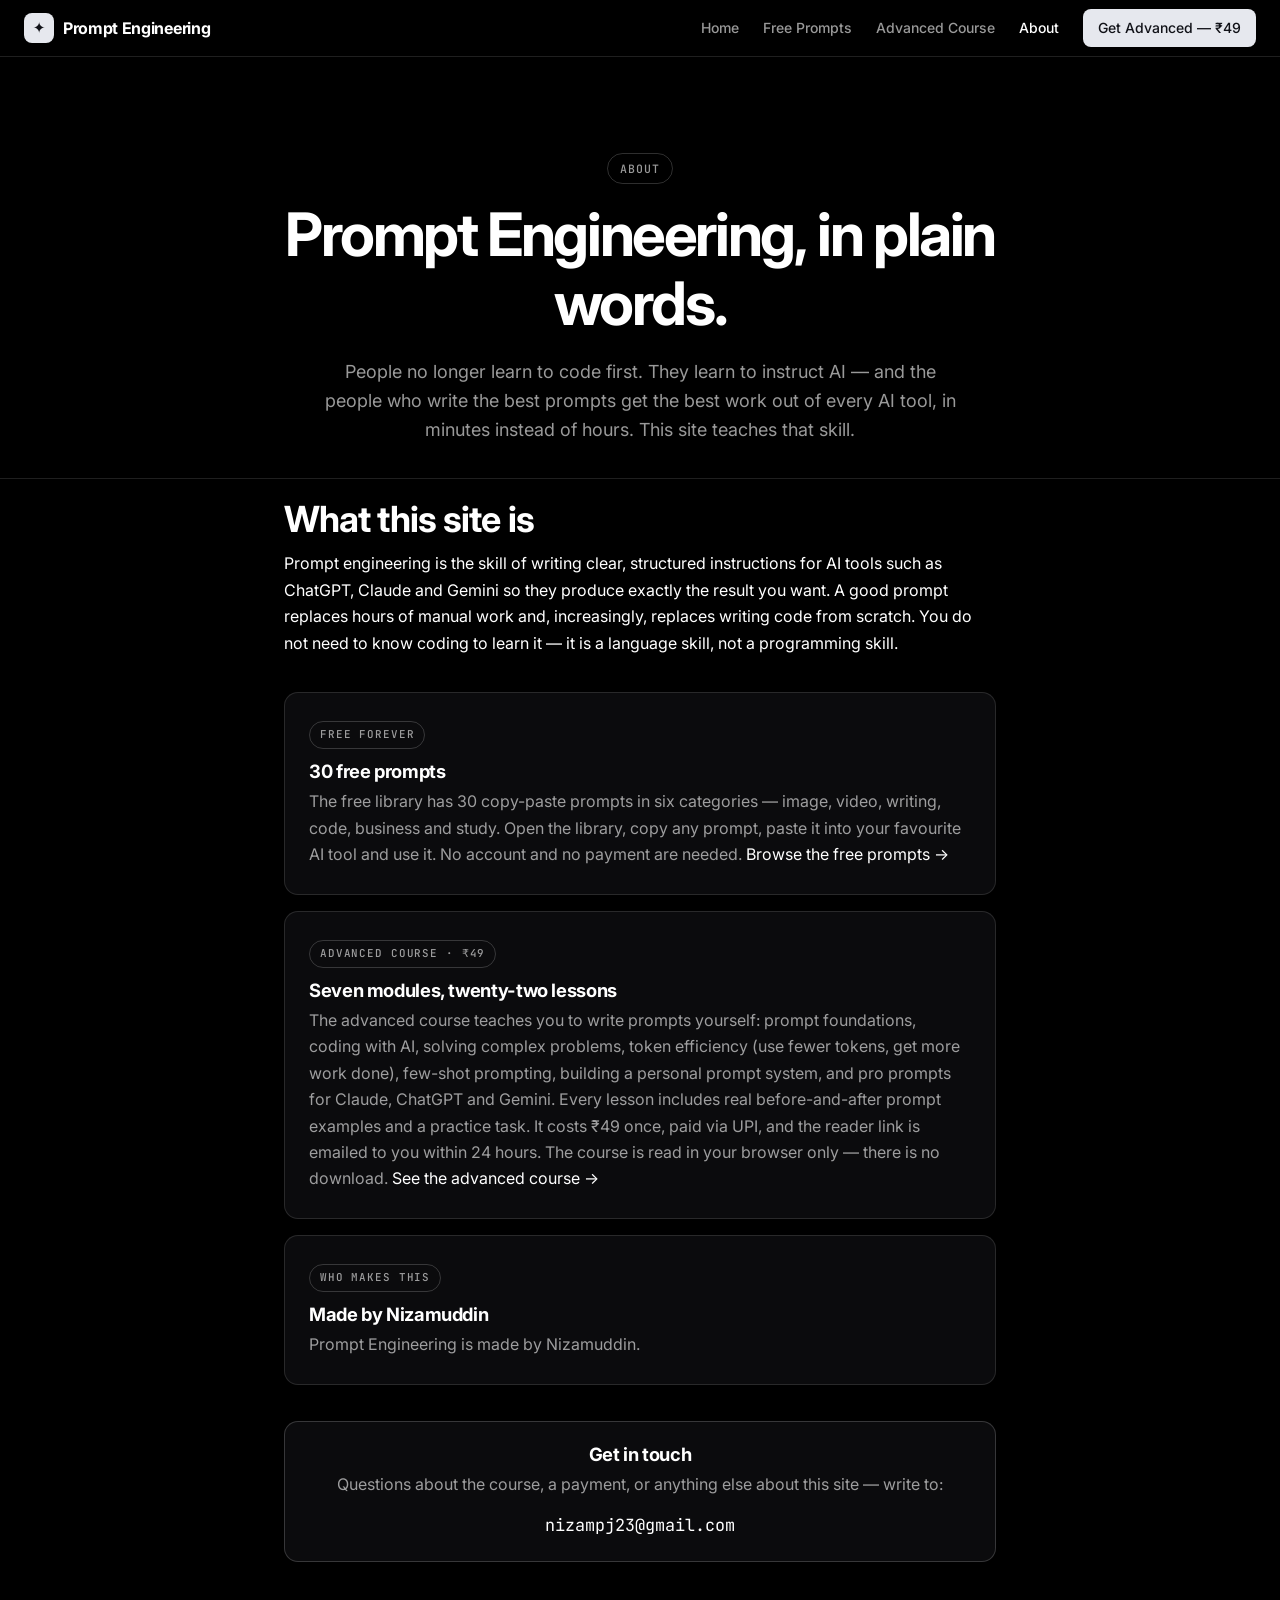
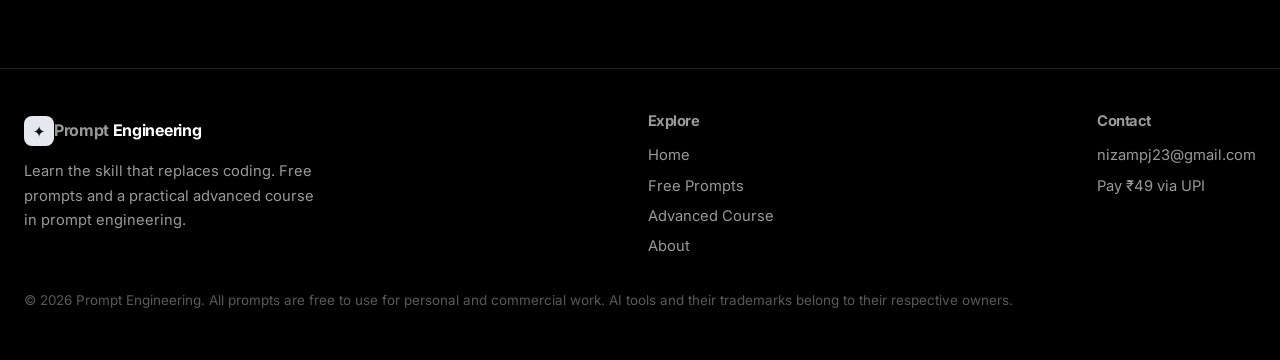
<file: about.html>
<!DOCTYPE html>
<html lang="en">
<head>
<meta charset="UTF-8">
<meta name="viewport" content="width=device-width, initial-scale=1.0">
<title>About — Prompt Engineering</title>
<meta name="description" content="About Prompt Engineering: a practical course that teaches prompt engineering — 30 free copy-paste prompts and a 7-module advanced course for ₹49. Made by Nizamuddin.">
<meta name="author" content="Nizamuddin">
<meta name="robots" content="index, follow">
<link rel="canonical" href="https://avigyani.com/Prompt-engineering/about.html">
<meta property="og:type" content="website">
<meta property="og:title" content="About — Prompt Engineering">
<meta property="og:description" content="What Prompt Engineering is, what the free prompts and the ₹49 advanced course include, and how to get in touch.">
<meta property="og:url" content="https://avigyani.com/Prompt-engineering/about.html">
<meta property="og:site_name" content="Prompt Engineering">
<meta name="twitter:card" content="summary">
<meta name="twitter:title" content="About — Prompt Engineering">
<meta name="twitter:description" content="What Prompt Engineering is, what the free prompts and the ₹49 advanced course include, and how to get in touch.">
<link rel="preconnect" href="https://fonts.googleapis.com">
<link rel="preconnect" href="https://fonts.gstatic.com" crossorigin>
<link href="https://fonts.googleapis.com/css2?family=Inter:wght@400;500;600;700;800&family=JetBrains+Mono:wght@400;500;600&display=swap" rel="stylesheet">
<link rel="stylesheet" href="style.css">
<link rel="icon" href="data:image/svg+xml,<svg xmlns='http://www.w3.org/2000/svg' viewBox='0 0 100 100'><rect width='100' height='100' rx='22' fill='%23ffffff'/><text x='50' y='68' font-size='52' text-anchor='middle' fill='%23000000' font-family='sans-serif' font-weight='bold'>P</text></svg>">
<script type="application/ld+json">
{
  "@context": "https://schema.org",
  "@type": "AboutPage",
  "name": "About — Prompt Engineering",
  "url": "https://avigyani.com/Prompt-engineering/about.html",
  "description": "About Prompt Engineering: a practical course that teaches prompt engineering — 30 free copy-paste prompts and a 7-module advanced course for ₹49.",
  "inLanguage": "en",
  "author": { "@type": "Person", "name": "Nizamuddin" }
}
</script>
</head>
<body>

<nav class="nav">
  <div class="wrap nav-inner">
    <a class="logo" href="index.html"><span class="logo-mark">✦</span><span>Prompt <em>Engineering</em></span></a>
    <div class="nav-links">
      <a href="index.html">Home</a>
      <a href="free-prompts.html">Free Prompts</a>
      <a href="advanced.html">Advanced Course</a>
      <a href="about.html" class="active">About</a>
      <a href="advanced.html" class="btn btn-grad btn-sm nav-cta">Get Advanced — ₹49</a>
    </div>
  </div>
</nav>

<header class="hero wrap" style="padding-bottom: 20px;">
  <span class="eyebrow">About</span>
  <h1>Prompt Engineering, in plain words.</h1>
  <p class="lead">People no longer learn to code first. They learn to instruct AI — and the people who write the best prompts get the best work out of every AI tool, in minutes instead of hours. This site teaches that skill.</p>
</header>

<section style="padding-top: 20px;">
  <div class="wrap" style="max-width: 760px;">
    <div class="reveal">
      <h2>What this site is</h2>
      <p>Prompt engineering is the skill of writing clear, structured instructions for AI tools such as ChatGPT, Claude and Gemini so they produce exactly the result you want. A good prompt replaces hours of manual work and, increasingly, replaces writing code from scratch. You do not need to know coding to learn it — it is a language skill, not a programming skill.</p>
    </div>

    <div class="card reveal" style="margin-top: 36px;">
      <span class="tag">Free forever</span>
      <h3>30 free prompts</h3>
      <p>The free library has 30 copy-paste prompts in six categories — image, video, writing, code, business and study. Open the library, copy any prompt, paste it into your favourite AI tool and use it. No account and no payment are needed. <a href="free-prompts.html">Browse the free prompts →</a></p>
    </div>

    <div class="card reveal" style="margin-top: 16px;">
      <span class="tag">Advanced course · ₹49</span>
      <h3>Seven modules, twenty-two lessons</h3>
      <p>The advanced course teaches you to write prompts yourself: prompt foundations, coding with AI, solving complex problems, token efficiency (use fewer tokens, get more work done), few-shot prompting, building a personal prompt system, and pro prompts for Claude, ChatGPT and Gemini. Every lesson includes real before-and-after prompt examples and a practice task. It costs ₹49 once, paid via UPI, and the reader link is emailed to you within 24 hours. The course is read in your browser only — there is no download. <a href="advanced.html">See the advanced course →</a></p>
    </div>

    <div class="card reveal" style="margin-top: 16px;">
      <span class="tag">Who makes this</span>
      <h3>Made by Nizamuddin</h3>
      <p>Prompt Engineering is made by Nizamuddin.</p>
    </div>

    <div class="callout reveal" style="margin-top: 36px; text-align: center;">
      <h3 style="margin-bottom: 6px;">Get in touch</h3>
      <p style="color: var(--muted);">Questions about the course, a payment, or anything else about this site — write to:</p>
      <p style="margin-bottom: 0;"><a href="mailto:nizampj23@gmail.com" style="font-family: var(--mono); font-size: 1.05rem;">nizampj23@gmail.com</a></p>
    </div>
  </div>
</section>

<footer>
  <div class="wrap">
    <div class="foot-grid">
      <div>
        <a class="logo" href="index.html" style="margin-bottom:10px;"><span class="logo-mark">✦</span><span>Prompt <em>Engineering</em></span></a>
        <p style="max-width:300px;">Learn the skill that replaces coding. Free prompts and a practical advanced course in prompt engineering.</p>
      </div>
      <div>
        <h4 style="margin-bottom:10px;">Explore</h4>
        <a href="index.html">Home</a>
        <a href="free-prompts.html">Free Prompts</a>
        <a href="advanced.html">Advanced Course</a>
        <a href="about.html">About</a>
      </div>
      <div>
        <h4 style="margin-bottom:10px;">Contact</h4>
        <a href="mailto:nizampj23@gmail.com">nizampj23@gmail.com</a>
        <a href="advanced.html">Pay ₹49 via UPI</a>
      </div>
    </div>
    <p class="foot-note">© 2026 Prompt Engineering. All prompts are free to use for personal and commercial work. AI tools and their trademarks belong to their respective owners.</p>
  </div>
</footer>

<script src="main.js"></script>
<!-- Cloudflare Web Analytics --><script type='module' src='https://static.cloudflareinsights.com/beacon.min.js' data-cf-beacon='{"token": "2b2821f9a88e46babf6dc936bd78f0c9"}'></script><!-- End Cloudflare Web Analytics -->
</body>
</html>
</file>
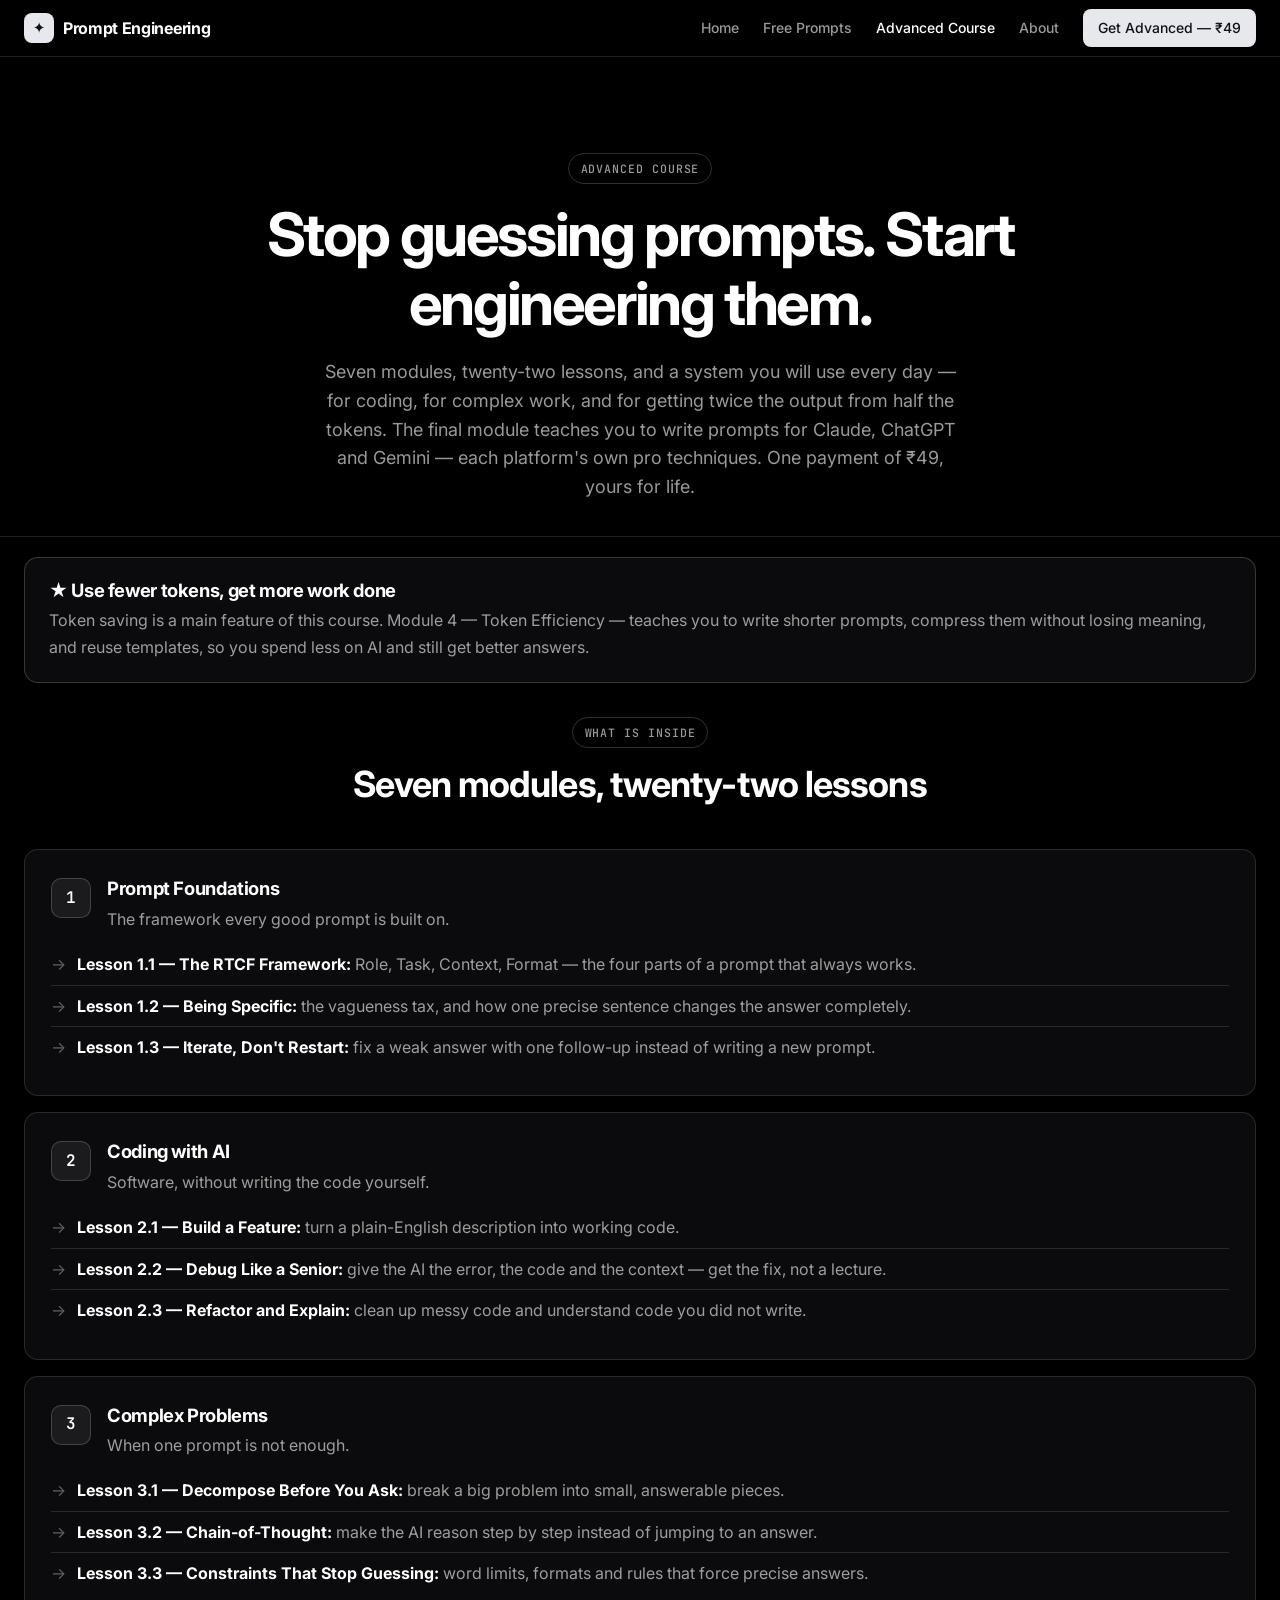
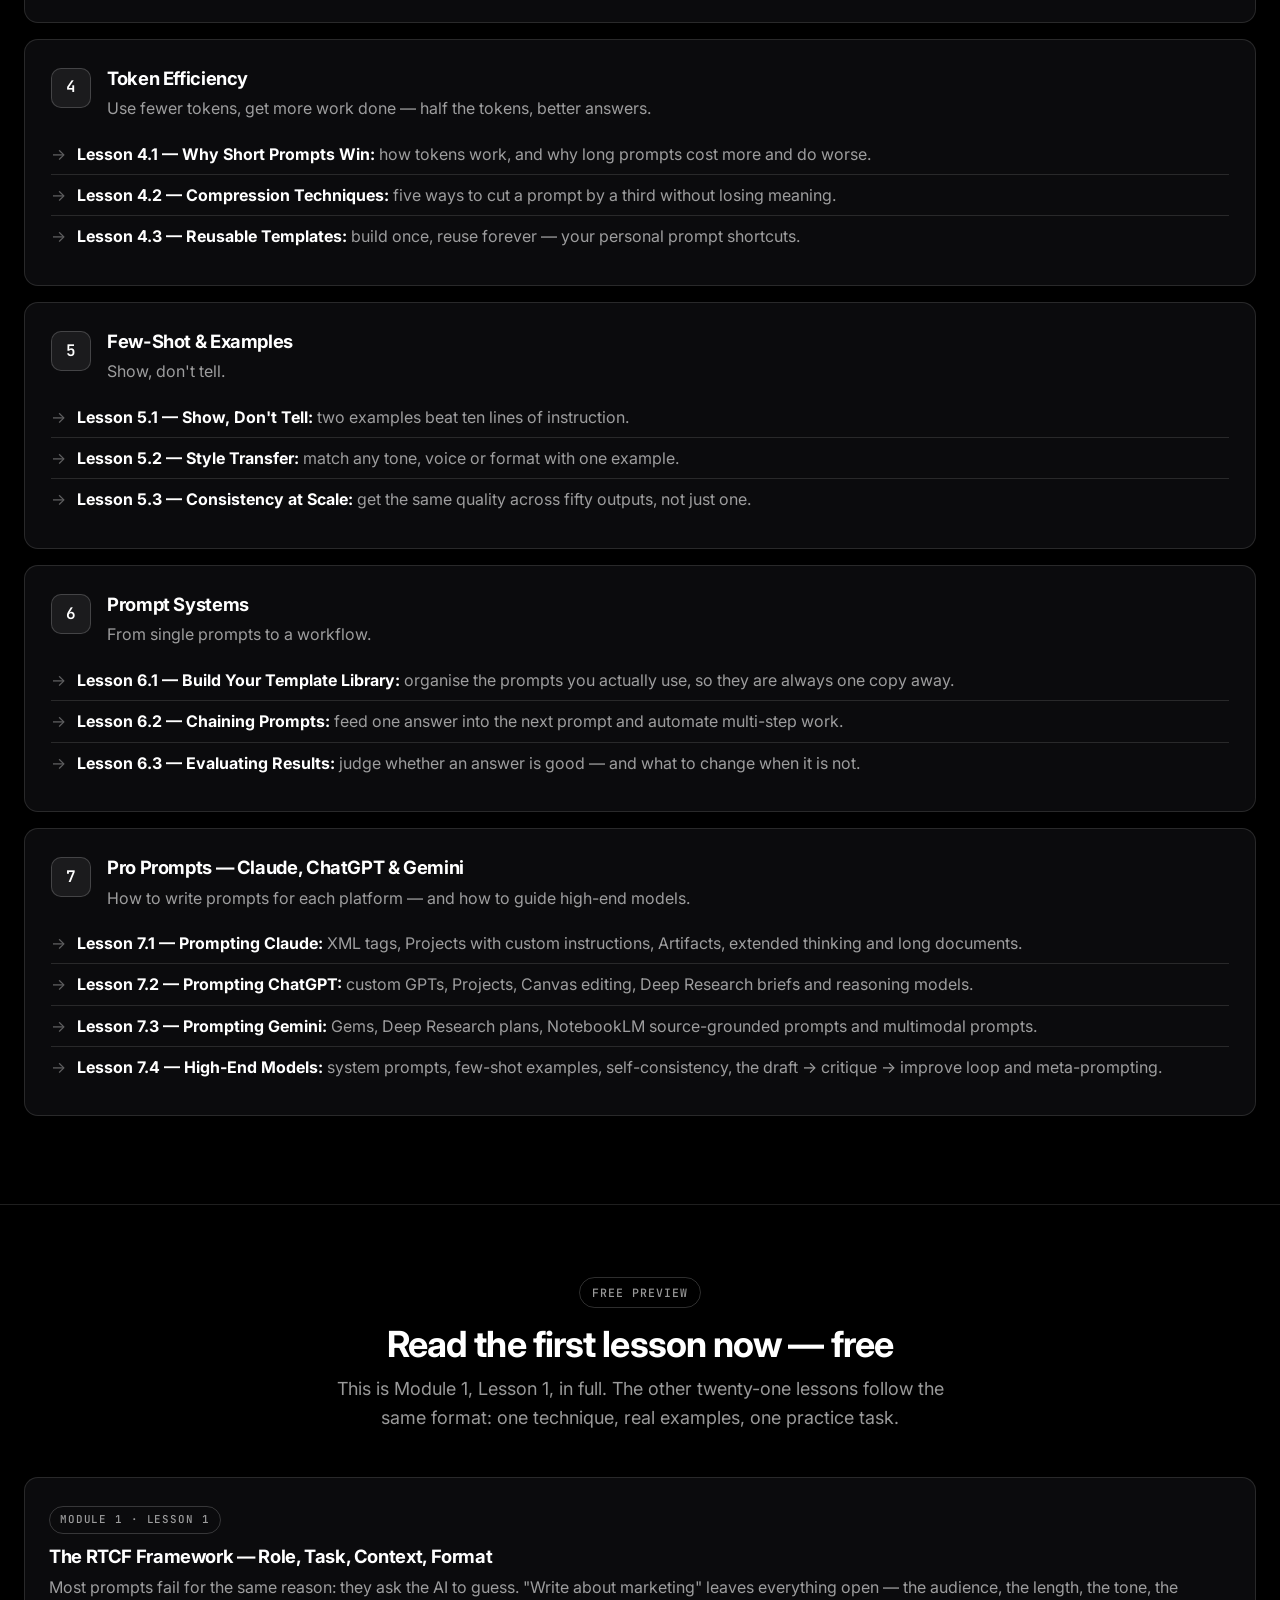
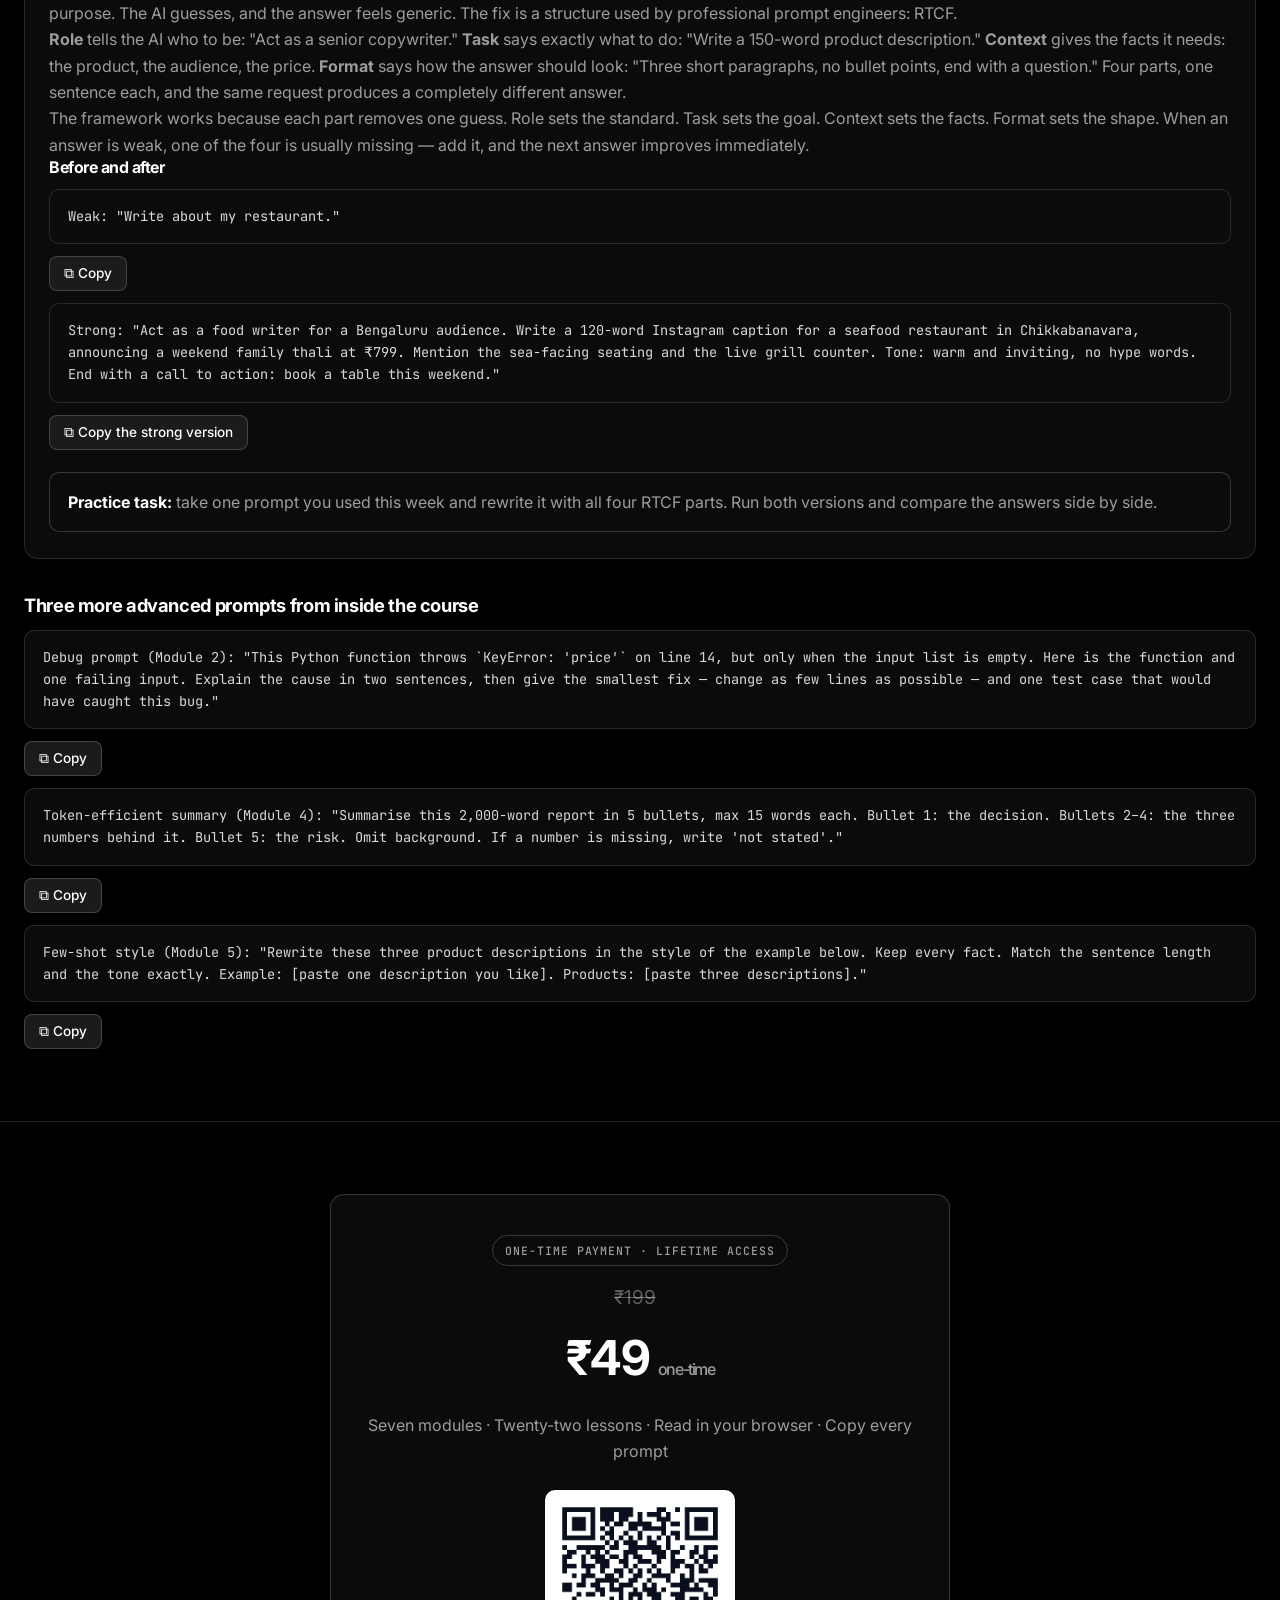
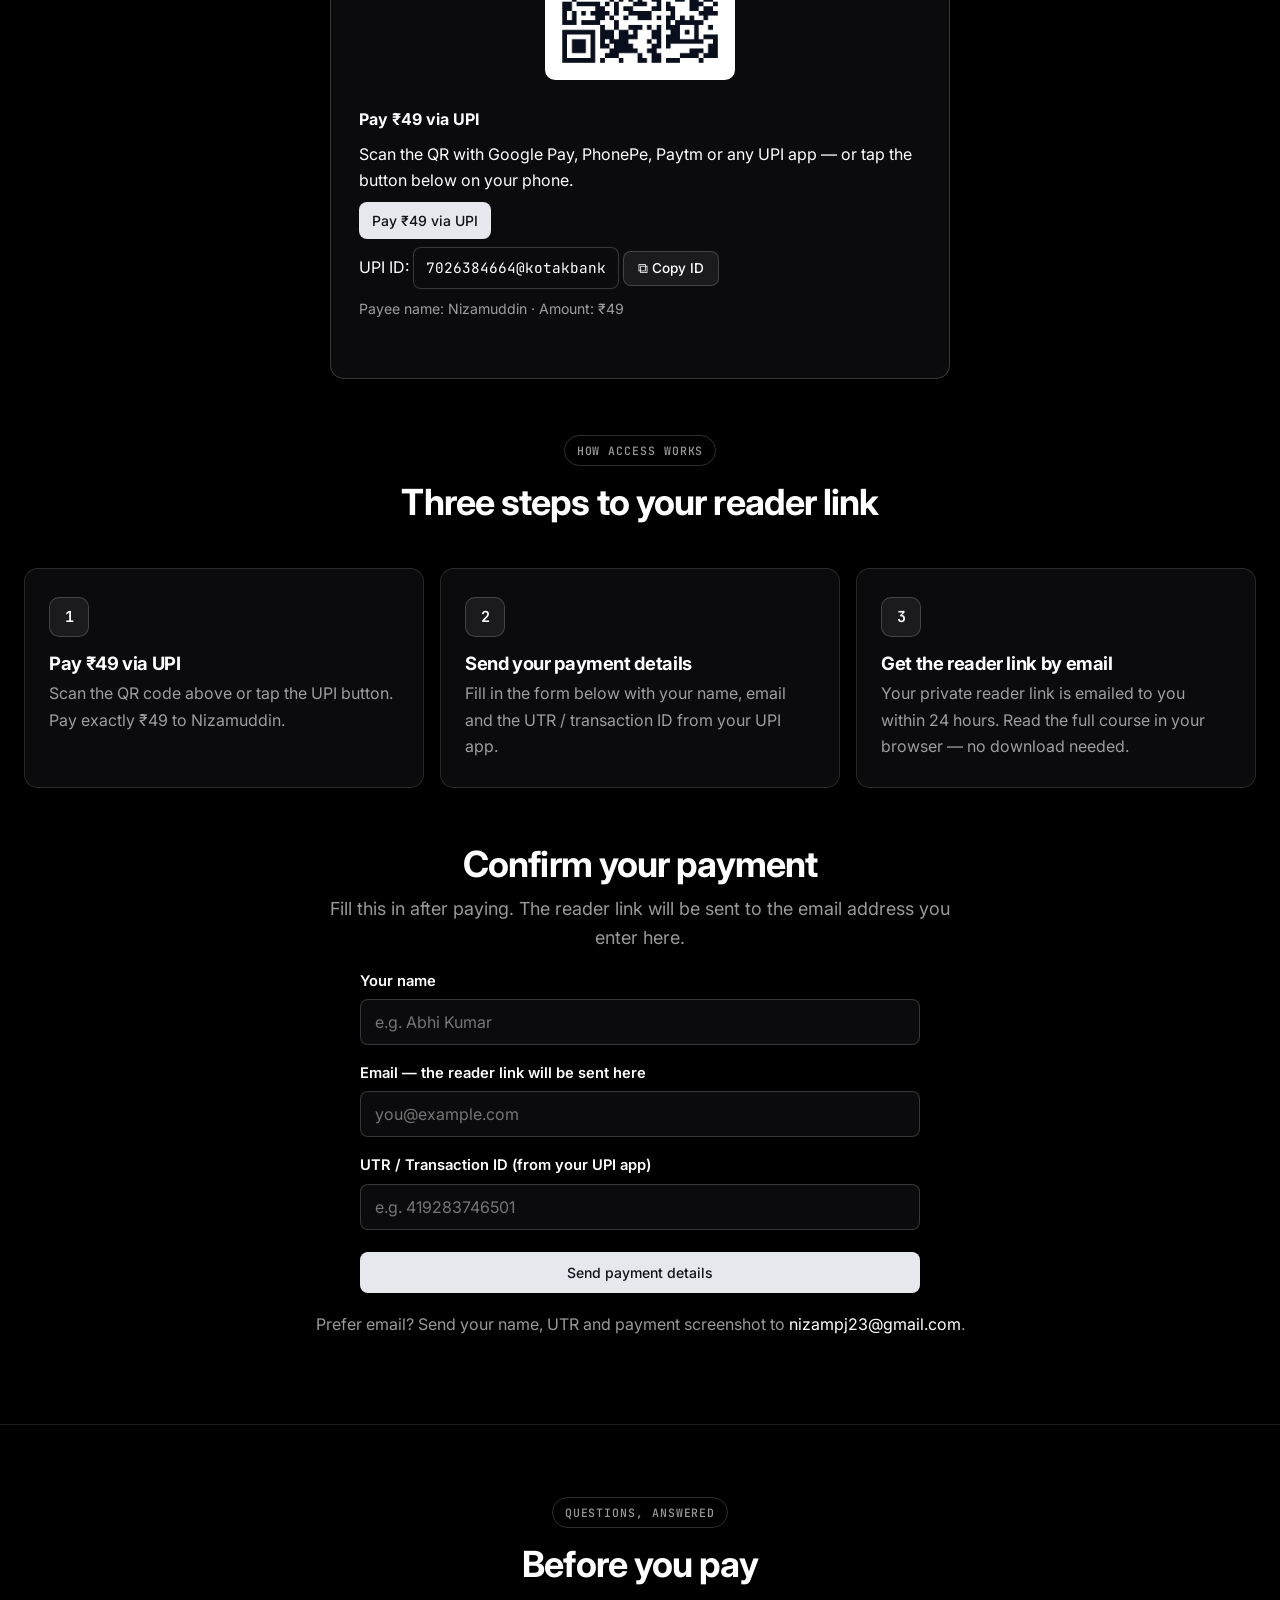
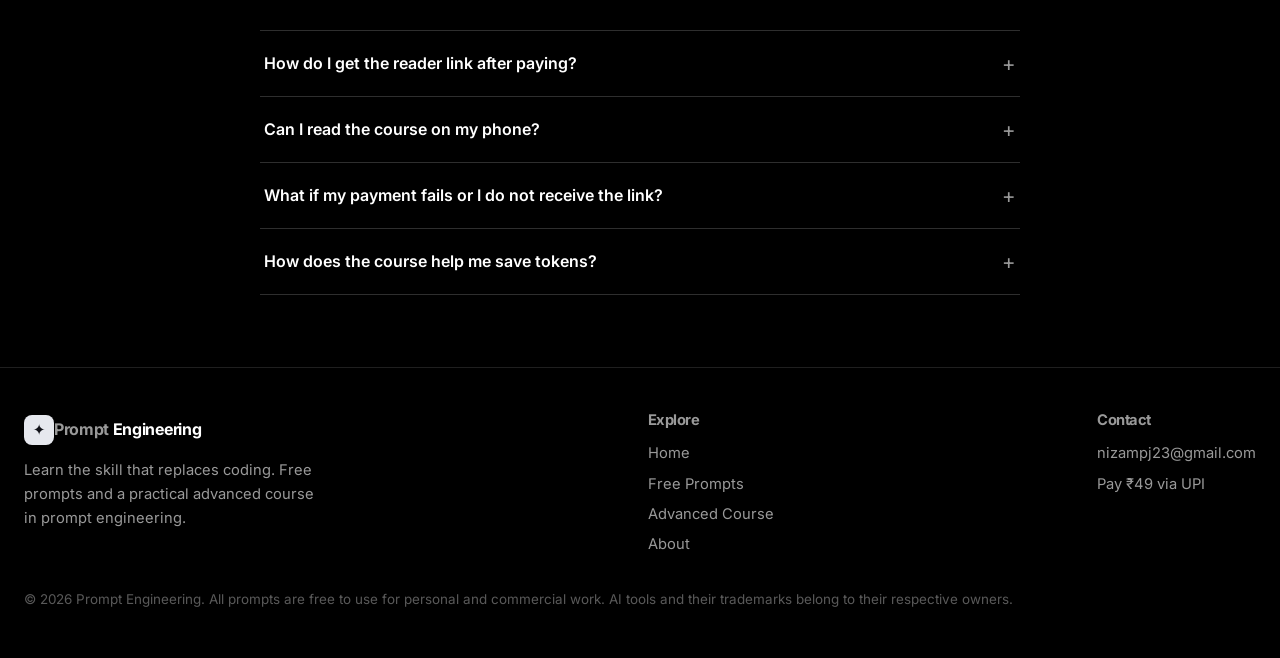
<file: advanced.html>
<!DOCTYPE html>
<html lang="en">
<head>
<meta charset="UTF-8">
<meta name="viewport" content="width=device-width, initial-scale=1.0">
<title>Advanced Prompt Engineering Course — 7 Modules, 22 Lessons | ₹49 | Prompt Engineering</title>
<meta name="description" content="The advanced prompt engineering course: 7 modules and 22 lessons on coding with AI, complex problems, token efficiency, few-shot prompting, prompt systems and pro prompts for Claude, ChatGPT and Gemini. One-time payment of ₹49 via UPI. Read in your browser.">
<meta name="robots" content="index, follow">
<link rel="canonical" href="https://avigyani.com/Prompt-engineering/advanced.html">
<meta property="og:type" content="website">
<meta property="og:title" content="Advanced Prompt Engineering Course — ₹49 | Prompt Engineering">
<meta property="og:description" content="7 modules, 22 lessons: coding with AI, complex problems, token efficiency, few-shot prompting, prompt systems and pro prompts for Claude, ChatGPT and Gemini. Pay ₹49 via UPI.">
<meta property="og:url" content="https://avigyani.com/Prompt-engineering/advanced.html">
<meta property="og:site_name" content="Prompt Engineering">
<meta name="twitter:card" content="summary_large_image">
<meta name="twitter:title" content="Advanced Prompt Engineering Course — ₹49 | Prompt Engineering">
<meta name="twitter:description" content="7 modules, 22 lessons: coding with AI, complex problems, token efficiency, few-shot prompting, prompt systems and pro prompts for Claude, ChatGPT and Gemini. Pay ₹49 via UPI.">
<link rel="preconnect" href="https://fonts.googleapis.com">
<link rel="preconnect" href="https://fonts.gstatic.com" crossorigin>
<link href="https://fonts.googleapis.com/css2?family=Inter:wght@400;500;600;700;800&family=JetBrains+Mono:wght@400;500;600&display=swap" rel="stylesheet">
<link rel="stylesheet" href="style.css">
<link rel="icon" href="data:image/svg+xml,<svg xmlns='http://www.w3.org/2000/svg' viewBox='0 0 100 100'><rect width='100' height='100' rx='22' fill='%23ffffff'/><text x='50' y='68' font-size='52' text-anchor='middle' fill='%23000000' font-family='sans-serif' font-weight='bold'>P</text></svg>">
<script type="application/ld+json">
{
  "@context": "https://schema.org",
  "@type": "Course",
  "name": "Advanced Prompt Engineering Course",
  "description": "Seven modules and twenty-two lessons on prompt engineering: coding with AI, solving complex problems, token efficiency, few-shot prompting, building a personal prompt system, and pro prompts for Claude, ChatGPT and Gemini.",
  "provider": {
    "@type": "Person",
    "name": "Nizamuddin",
    "sameAs": "https://avigyani.com/Prompt-engineering/"
  },
  "inLanguage": "en",
  "isAccessibleForFree": false,
  "hasCourseInstance": {
    "@type": "CourseInstance",
    "courseMode": "online",
    "courseWorkload": "PT7H"
  },
  "offers": {
    "@type": "Offer",
    "price": "49",
    "priceCurrency": "INR",
    "availability": "https://schema.org/InStock",
    "url": "https://avigyani.com/Prompt-engineering/advanced.html"
  }
}
</script>
</head>
<body>

<nav class="nav">
  <div class="wrap nav-inner">
    <a class="logo" href="index.html"><span class="logo-mark">✦</span><span>Prompt <em>Engineering</em></span></a>
    <div class="nav-links">
      <a href="index.html">Home</a>
      <a href="free-prompts.html">Free Prompts</a>
      <a href="advanced.html" class="active">Advanced Course</a>
      <a href="about.html">About</a>
      <a href="#pay" class="btn btn-grad btn-sm nav-cta">Get Advanced — ₹49</a>
    </div>
  </div>
</nav>

<header class="hero wrap" style="padding-bottom: 20px;">
  <span class="eyebrow">Advanced Course</span>
  <h1>Stop guessing prompts. <span class="grad-text">Start engineering them.</span></h1>
  <p class="lead">Seven modules, twenty-two lessons, and a system you will use every day — for coding, for complex work, and for getting twice the output from half the tokens. The final module teaches you to write prompts for Claude, ChatGPT and Gemini — each platform's own pro techniques. One payment of ₹49, yours for life.</p>
</header>

<section style="padding-top: 20px;">
  <div class="wrap">
    <div class="reveal callout">
      <h3 style="margin-bottom: 6px;">★ Use fewer tokens, get more work done</h3>
      <p style="color: var(--muted); margin-bottom: 0;">Token saving is a main feature of this course. Module 4 — Token Efficiency — teaches you to write shorter prompts, compress them without losing meaning, and reuse templates, so you spend less on AI and still get better answers.</p>
    </div>
    <div class="section-head reveal">
      <span class="eyebrow">What is inside</span>
      <h2>Seven modules, twenty-two lessons</h2>
    </div>

    <div class="module reveal">
      <div class="module-head"><div class="module-num">1</div><div><h3>Prompt Foundations</h3><p style="color:var(--muted); margin-bottom:0;">The framework every good prompt is built on.</p></div></div>
      <ul>
        <li><b>Lesson 1.1 — The RTCF Framework:</b> Role, Task, Context, Format — the four parts of a prompt that always works.</li>
        <li><b>Lesson 1.2 — Being Specific:</b> the vagueness tax, and how one precise sentence changes the answer completely.</li>
        <li><b>Lesson 1.3 — Iterate, Don't Restart:</b> fix a weak answer with one follow-up instead of writing a new prompt.</li>
      </ul>
    </div>

    <div class="module reveal">
      <div class="module-head"><div class="module-num">2</div><div><h3>Coding with AI</h3><p style="color:var(--muted); margin-bottom:0;">Software, without writing the code yourself.</p></div></div>
      <ul>
        <li><b>Lesson 2.1 — Build a Feature:</b> turn a plain-English description into working code.</li>
        <li><b>Lesson 2.2 — Debug Like a Senior:</b> give the AI the error, the code and the context — get the fix, not a lecture.</li>
        <li><b>Lesson 2.3 — Refactor and Explain:</b> clean up messy code and understand code you did not write.</li>
      </ul>
    </div>

    <div class="module reveal">
      <div class="module-head"><div class="module-num">3</div><div><h3>Complex Problems</h3><p style="color:var(--muted); margin-bottom:0;">When one prompt is not enough.</p></div></div>
      <ul>
        <li><b>Lesson 3.1 — Decompose Before You Ask:</b> break a big problem into small, answerable pieces.</li>
        <li><b>Lesson 3.2 — Chain-of-Thought:</b> make the AI reason step by step instead of jumping to an answer.</li>
        <li><b>Lesson 3.3 — Constraints That Stop Guessing:</b> word limits, formats and rules that force precise answers.</li>
      </ul>
    </div>

    <div class="module reveal">
      <div class="module-head"><div class="module-num">4</div><div><h3>Token Efficiency</h3><p style="color:var(--muted); margin-bottom:0;">Use fewer tokens, get more work done — half the tokens, better answers.</p></div></div>
      <ul>
        <li><b>Lesson 4.1 — Why Short Prompts Win:</b> how tokens work, and why long prompts cost more and do worse.</li>
        <li><b>Lesson 4.2 — Compression Techniques:</b> five ways to cut a prompt by a third without losing meaning.</li>
        <li><b>Lesson 4.3 — Reusable Templates:</b> build once, reuse forever — your personal prompt shortcuts.</li>
      </ul>
    </div>

    <div class="module reveal">
      <div class="module-head"><div class="module-num">5</div><div><h3>Few-Shot &amp; Examples</h3><p style="color:var(--muted); margin-bottom:0;">Show, don't tell.</p></div></div>
      <ul>
        <li><b>Lesson 5.1 — Show, Don't Tell:</b> two examples beat ten lines of instruction.</li>
        <li><b>Lesson 5.2 — Style Transfer:</b> match any tone, voice or format with one example.</li>
        <li><b>Lesson 5.3 — Consistency at Scale:</b> get the same quality across fifty outputs, not just one.</li>
      </ul>
    </div>

    <div class="module reveal">
      <div class="module-head"><div class="module-num">6</div><div><h3>Prompt Systems</h3><p style="color:var(--muted); margin-bottom:0;">From single prompts to a workflow.</p></div></div>
      <ul>
        <li><b>Lesson 6.1 — Build Your Template Library:</b> organise the prompts you actually use, so they are always one copy away.</li>
        <li><b>Lesson 6.2 — Chaining Prompts:</b> feed one answer into the next prompt and automate multi-step work.</li>
        <li><b>Lesson 6.3 — Evaluating Results:</b> judge whether an answer is good — and what to change when it is not.</li>
      </ul>
    </div>

    <div class="module reveal">
      <div class="module-head"><div class="module-num">7</div><div><h3>Pro Prompts — Claude, ChatGPT &amp; Gemini</h3><p style="color:var(--muted); margin-bottom:0;">How to write prompts for each platform — and how to guide high-end models.</p></div></div>
      <ul>
        <li><b>Lesson 7.1 — Prompting Claude:</b> XML tags, Projects with custom instructions, Artifacts, extended thinking and long documents.</li>
        <li><b>Lesson 7.2 — Prompting ChatGPT:</b> custom GPTs, Projects, Canvas editing, Deep Research briefs and reasoning models.</li>
        <li><b>Lesson 7.3 — Prompting Gemini:</b> Gems, Deep Research plans, NotebookLM source-grounded prompts and multimodal prompts.</li>
        <li><b>Lesson 7.4 — High-End Models:</b> system prompts, few-shot examples, self-consistency, the draft → critique → improve loop and meta-prompting.</li>
      </ul>
    </div>
  </div>
</section>

<section>
  <div class="wrap">
    <div class="section-head reveal">
      <span class="eyebrow">Free preview</span>
      <h2>Read the first lesson now — free</h2>
      <p class="lead">This is Module 1, Lesson 1, in full. The other twenty-one lessons follow the same format: one technique, real examples, one practice task.</p>
    </div>
    <div class="card reveal">
      <span class="tag">Module 1 · Lesson 1</span>
      <h3>The RTCF Framework — Role, Task, Context, Format</h3>
      <p>Most prompts fail for the same reason: they ask the AI to guess. "Write about marketing" leaves everything open — the audience, the length, the tone, the purpose. The AI guesses, and the answer feels generic. The fix is a structure used by professional prompt engineers: RTCF.</p>
      <p><b>Role</b> tells the AI who to be: "Act as a senior copywriter." <b>Task</b> says exactly what to do: "Write a 150-word product description." <b>Context</b> gives the facts it needs: the product, the audience, the price. <b>Format</b> says how the answer should look: "Three short paragraphs, no bullet points, end with a question." Four parts, one sentence each, and the same request produces a completely different answer.</p>
      <p>The framework works because each part removes one guess. Role sets the standard. Task sets the goal. Context sets the facts. Format sets the shape. When an answer is weak, one of the four is usually missing — add it, and the next answer improves immediately.</p>
      <h4>Before and after</h4>
      <div class="prompt-block" id="preview-before">Weak: "Write about my restaurant."</div>
      <button class="copy-btn" data-copy="preview-before">⧉ Copy</button>
      <div class="prompt-block" id="preview-after">Strong: "Act as a food writer for a Bengaluru audience. Write a 120-word Instagram caption for a seafood restaurant in Chikkabanavara, announcing a weekend family thali at ₹799. Mention the sea-facing seating and the live grill counter. Tone: warm and inviting, no hype words. End with a call to action: book a table this weekend."</div>
      <button class="copy-btn" data-copy="preview-after">⧉ Copy the strong version</button>
      <div class="practice">
        <p style="margin-bottom:0; color: var(--muted);"><b style="color: var(--text);">Practice task:</b> take one prompt you used this week and rewrite it with all four RTCF parts. Run both versions and compare the answers side by side.</p>
      </div>
    </div>

    <div style="margin-top: 36px;" class="reveal">
      <h3 style="margin-bottom: 14px;">Three more advanced prompts from inside the course</h3>
      <div class="prompt-block" id="sample-adv-1">Debug prompt (Module 2): "This Python function throws `KeyError: 'price'` on line 14, but only when the input list is empty. Here is the function and one failing input. Explain the cause in two sentences, then give the smallest fix — change as few lines as possible — and one test case that would have caught this bug."</div>
      <button class="copy-btn" data-copy="sample-adv-1">⧉ Copy</button>
      <div class="prompt-block" id="sample-adv-2">Token-efficient summary (Module 4): "Summarise this 2,000-word report in 5 bullets, max 15 words each. Bullet 1: the decision. Bullets 2–4: the three numbers behind it. Bullet 5: the risk. Omit background. If a number is missing, write 'not stated'."</div>
      <button class="copy-btn" data-copy="sample-adv-2">⧉ Copy</button>
      <div class="prompt-block" id="sample-adv-3">Few-shot style (Module 5): "Rewrite these three product descriptions in the style of the example below. Keep every fact. Match the sentence length and the tone exactly. Example: [paste one description you like]. Products: [paste three descriptions]."</div>
      <button class="copy-btn" data-copy="sample-adv-3">⧉ Copy</button>
    </div>
  </div>
</section>

<section id="pay">
  <div class="wrap">
    <div class="price-card reveal">
      <span class="eyebrow">One-time payment · Lifetime access</span>
      <p style="margin-bottom: 4px;"><span class="strike">₹199</span></p>
      <p class="price">₹49 <small>one-time</small></p>
      <p style="color: var(--muted);">Seven modules · Twenty-two lessons · Read in your browser · Copy every prompt</p>
      <div class="pay-box">
        <img src="[data-uri]" alt="UPI QR code — scan with any UPI app to pay ₹49 to Nizamuddin" width="190" height="190">
        <div class="pay-info">
          <p><b>Pay ₹49 via UPI</b></p>
          <p>Scan the QR with Google Pay, PhonePe, Paytm or any UPI app — or tap the button below on your phone.</p>
          <p><a class="btn btn-grad btn-sm" href="upi://pay?pa=7026384664@kotakbank&amp;pn=Nizamuddin&amp;am=49&amp;cu=INR">Pay ₹49 via UPI</a></p>
          <p>UPI ID: <span class="upi-id">7026384664@kotakbank</span> <button class="copy-btn" data-copy-text="7026384664@kotakbank">⧉ Copy ID</button></p>
          <p class="pay-note">Payee name: Nizamuddin · Amount: ₹49</p>
        </div>
      </div>
    </div>

    <div style="margin-top: 56px;">
      <div class="section-head reveal">
        <span class="eyebrow">How access works</span>
        <h2>Three steps to your reader link</h2>
      </div>
      <div class="steps">
        <div class="step reveal"><div class="step-num">1</div><h3>Pay ₹49 via UPI</h3><p>Scan the QR code above or tap the UPI button. Pay exactly ₹49 to Nizamuddin.</p></div>
        <div class="step reveal"><div class="step-num">2</div><h3>Send your payment details</h3><p>Fill in the form below with your name, email and the UTR / transaction ID from your UPI app.</p></div>
        <div class="step reveal"><div class="step-num">3</div><h3>Get the reader link by email</h3><p>Your private reader link is emailed to you within 24 hours. Read the full course in your browser — no download needed.</p></div>
      </div>
    </div>

    <div style="margin-top: 56px;" class="reveal">
      <h2 style="text-align:center;">Confirm your payment</h2>
      <p class="lead" style="text-align:center; margin: 0 auto 10px;">Fill this in after paying. The reader link will be sent to the email address you enter here.</p>
      <form class="form" action="https://formsubmit.co/nizampj23@gmail.com" method="POST">
        <input type="hidden" name="_subject" value="Prompt Engineering — Advanced Course payment (₹49)">
        <input type="hidden" name="_template" value="table">
        <input type="hidden" name="_captcha" value="false">
        <label for="f-name">Your name</label>
        <input id="f-name" type="text" name="name" required placeholder="e.g. Abhi Kumar">
        <label for="f-email">Email — the reader link will be sent here</label>
        <input id="f-email" type="email" name="email" required placeholder="you@example.com">
        <label for="f-utr">UTR / Transaction ID (from your UPI app)</label>
        <input id="f-utr" type="text" name="UTR / Transaction ID" required placeholder="e.g. 419283746501">
        <button class="btn btn-grad" type="submit">Send payment details</button>
      </form>
      <p style="text-align:center; margin-top: 18px; color: var(--muted);">Prefer email? Send your name, UTR and payment screenshot to <a href="mailto:nizampj23@gmail.com?subject=Prompt%20Engineering%20%E2%80%94%20Advanced%20Course%20payment%20(%E2%82%B949)">nizampj23@gmail.com</a>.</p>
    </div>
  </div>
</section>

<section>
  <div class="wrap">
    <div class="section-head reveal">
      <span class="eyebrow">Questions, answered</span>
      <h2>Before you pay</h2>
    </div>
    <div class="faq reveal">
      <div class="faq-item"><button class="faq-q">How do I get the reader link after paying?</button><div class="faq-a">Pay ₹49 via UPI, then fill in the confirmation form above with your name, email and UTR / transaction ID. Your private reader link is emailed to you within 24 hours.</div></div>
      <div class="faq-item"><button class="faq-q">Can I read the course on my phone?</button><div class="faq-a">Yes. The reader works in any modern browser on phone, tablet or computer. It is designed mobile-first, and every prompt has a copy button.</div></div>
      <div class="faq-item"><button class="faq-q">What if my payment fails or I do not receive the link?</button><div class="faq-a">Email nizampj23@gmail.com with your name and UTR / transaction ID, and the link will be sent to you. If a payment failed and no money left your account, simply try again.</div></div>
      <div class="faq-item"><button class="faq-q">How does the course help me save tokens?</button><div class="faq-a">Module 4 — Token Efficiency — is a full module on using fewer tokens to get more work done: why short prompts win, five compression techniques, and reusable templates. It shows you how to cut your token use by a third or more, so the same AI plan goes further.</div></div>
    </div>
  </div>
</section>

<footer>
  <div class="wrap">
    <div class="foot-grid">
      <div>
        <a class="logo" href="index.html" style="margin-bottom:10px;"><span class="logo-mark">✦</span><span>Prompt <em>Engineering</em></span></a>
        <p style="max-width:300px;">Learn the skill that replaces coding. Free prompts and a practical advanced course in prompt engineering.</p>
      </div>
      <div>
        <h4 style="margin-bottom:10px;">Explore</h4>
        <a href="index.html">Home</a>
        <a href="free-prompts.html">Free Prompts</a>
        <a href="advanced.html">Advanced Course</a>
      <a href="about.html">About</a>
      </div>
      <div>
        <h4 style="margin-bottom:10px;">Contact</h4>
        <a href="mailto:nizampj23@gmail.com">nizampj23@gmail.com</a>
        <a href="advanced.html">Pay ₹49 via UPI</a>
      </div>
    </div>
    <p class="foot-note">© 2026 Prompt Engineering. All prompts are free to use for personal and commercial work. AI tools and their trademarks belong to their respective owners.</p>
  </div>
</footer>

<script src="main.js"></script>
<!-- Cloudflare Web Analytics --><script type='module' src='https://static.cloudflareinsights.com/beacon.min.js' data-cf-beacon='{"token": "2b2821f9a88e46babf6dc936bd78f0c9"}'></script><!-- End Cloudflare Web Analytics -->
</body>
</html>
</file>
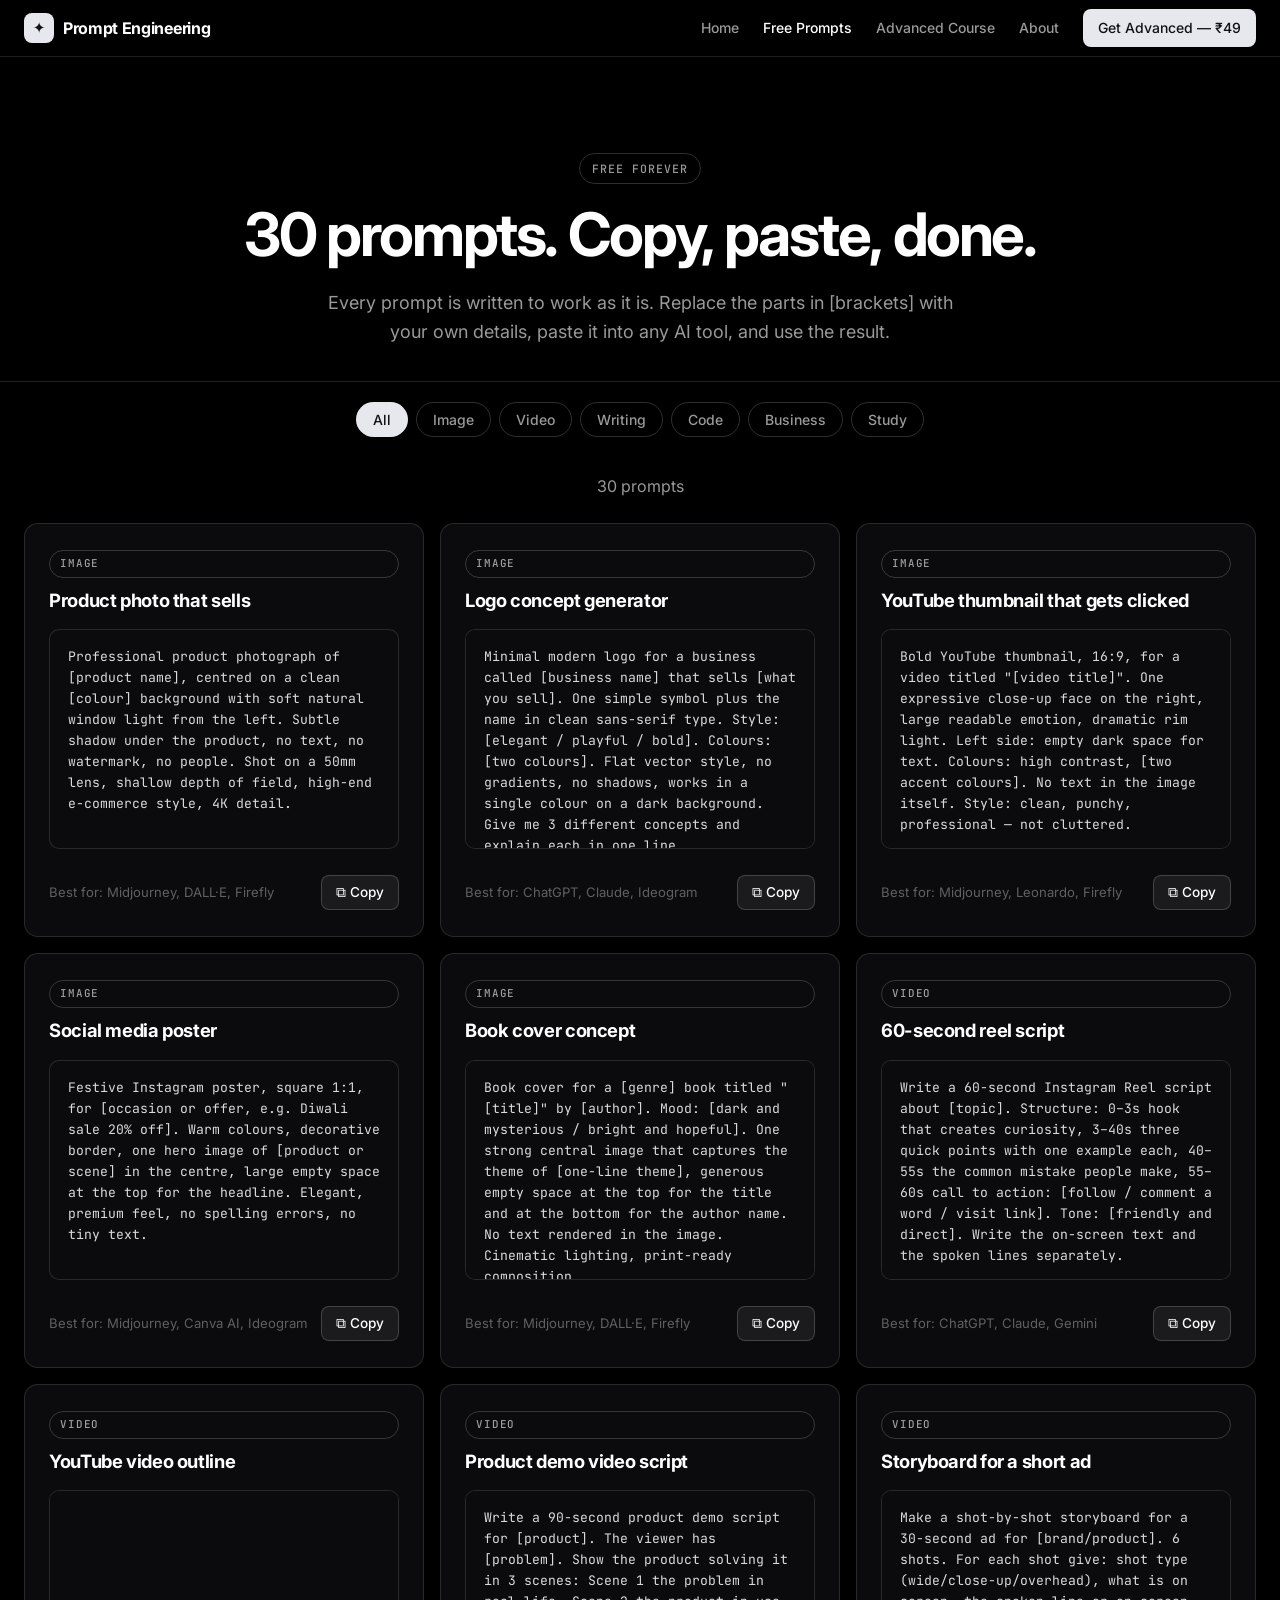
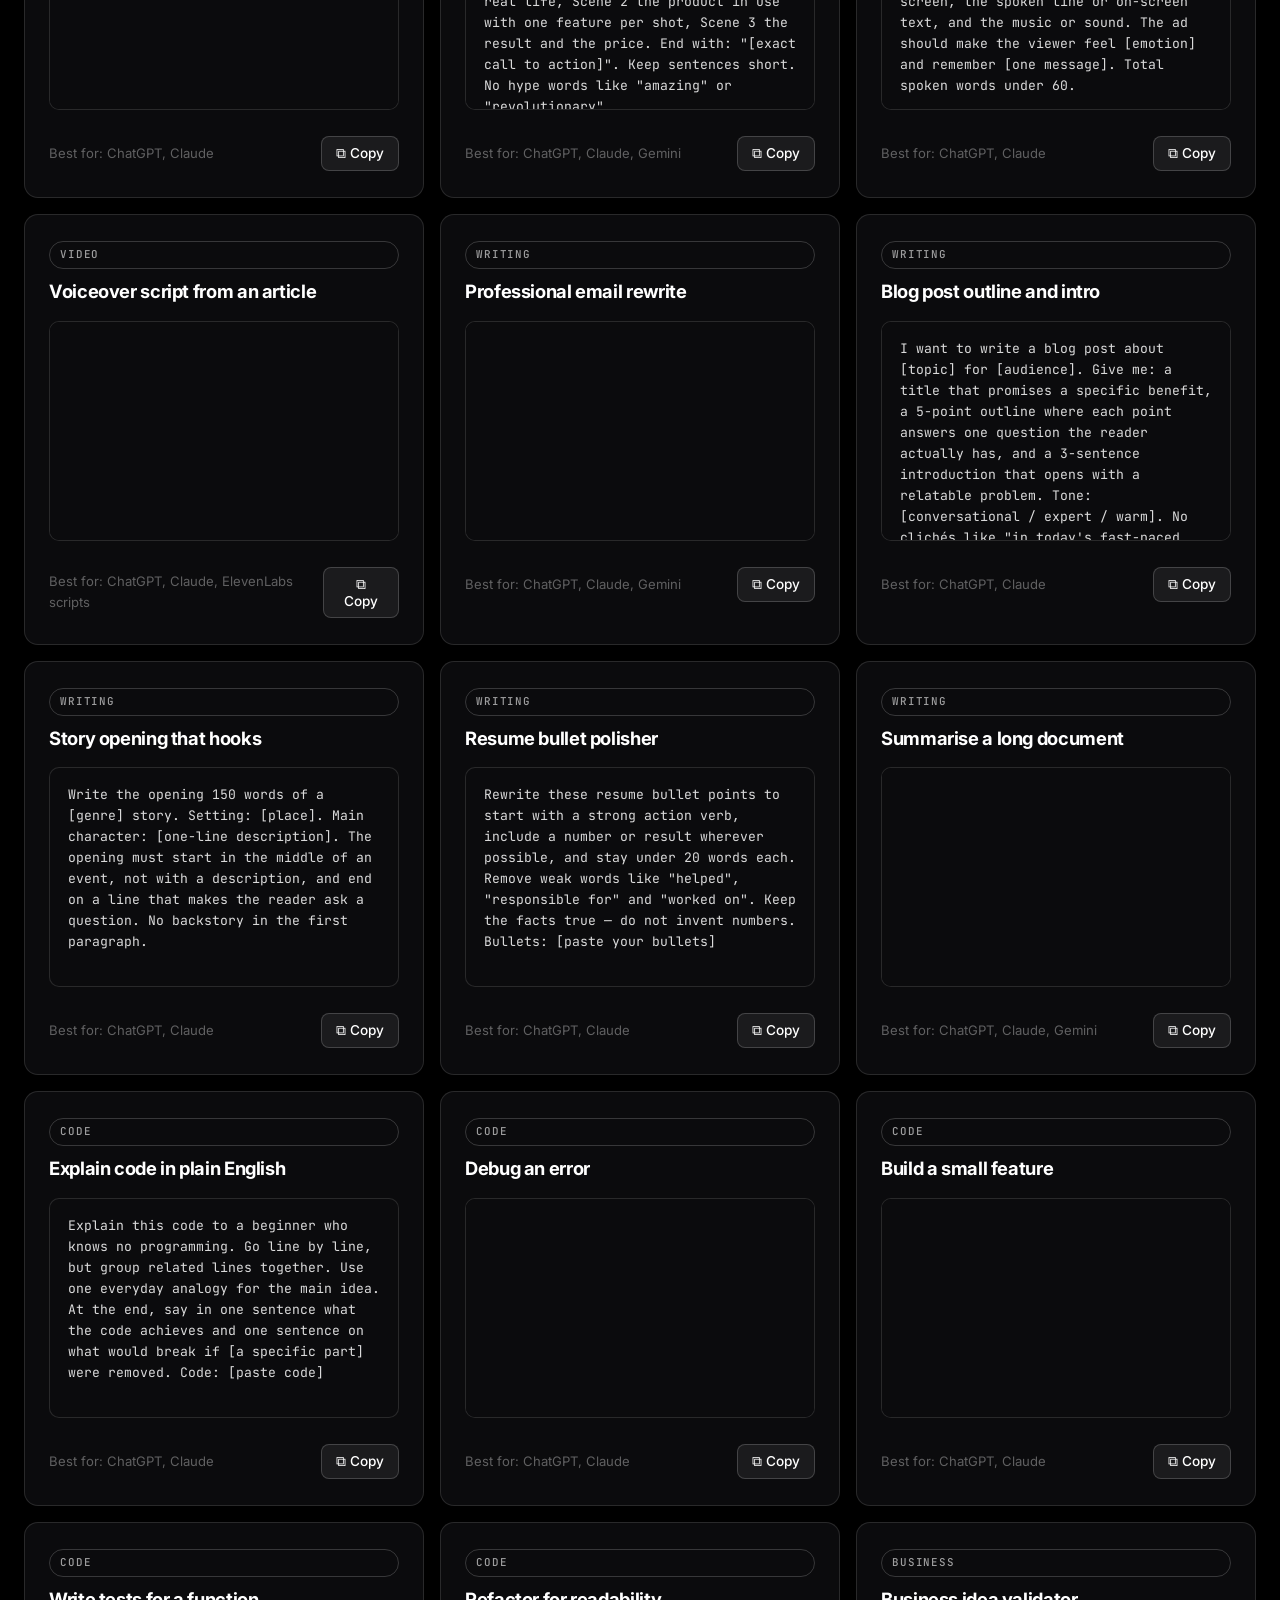
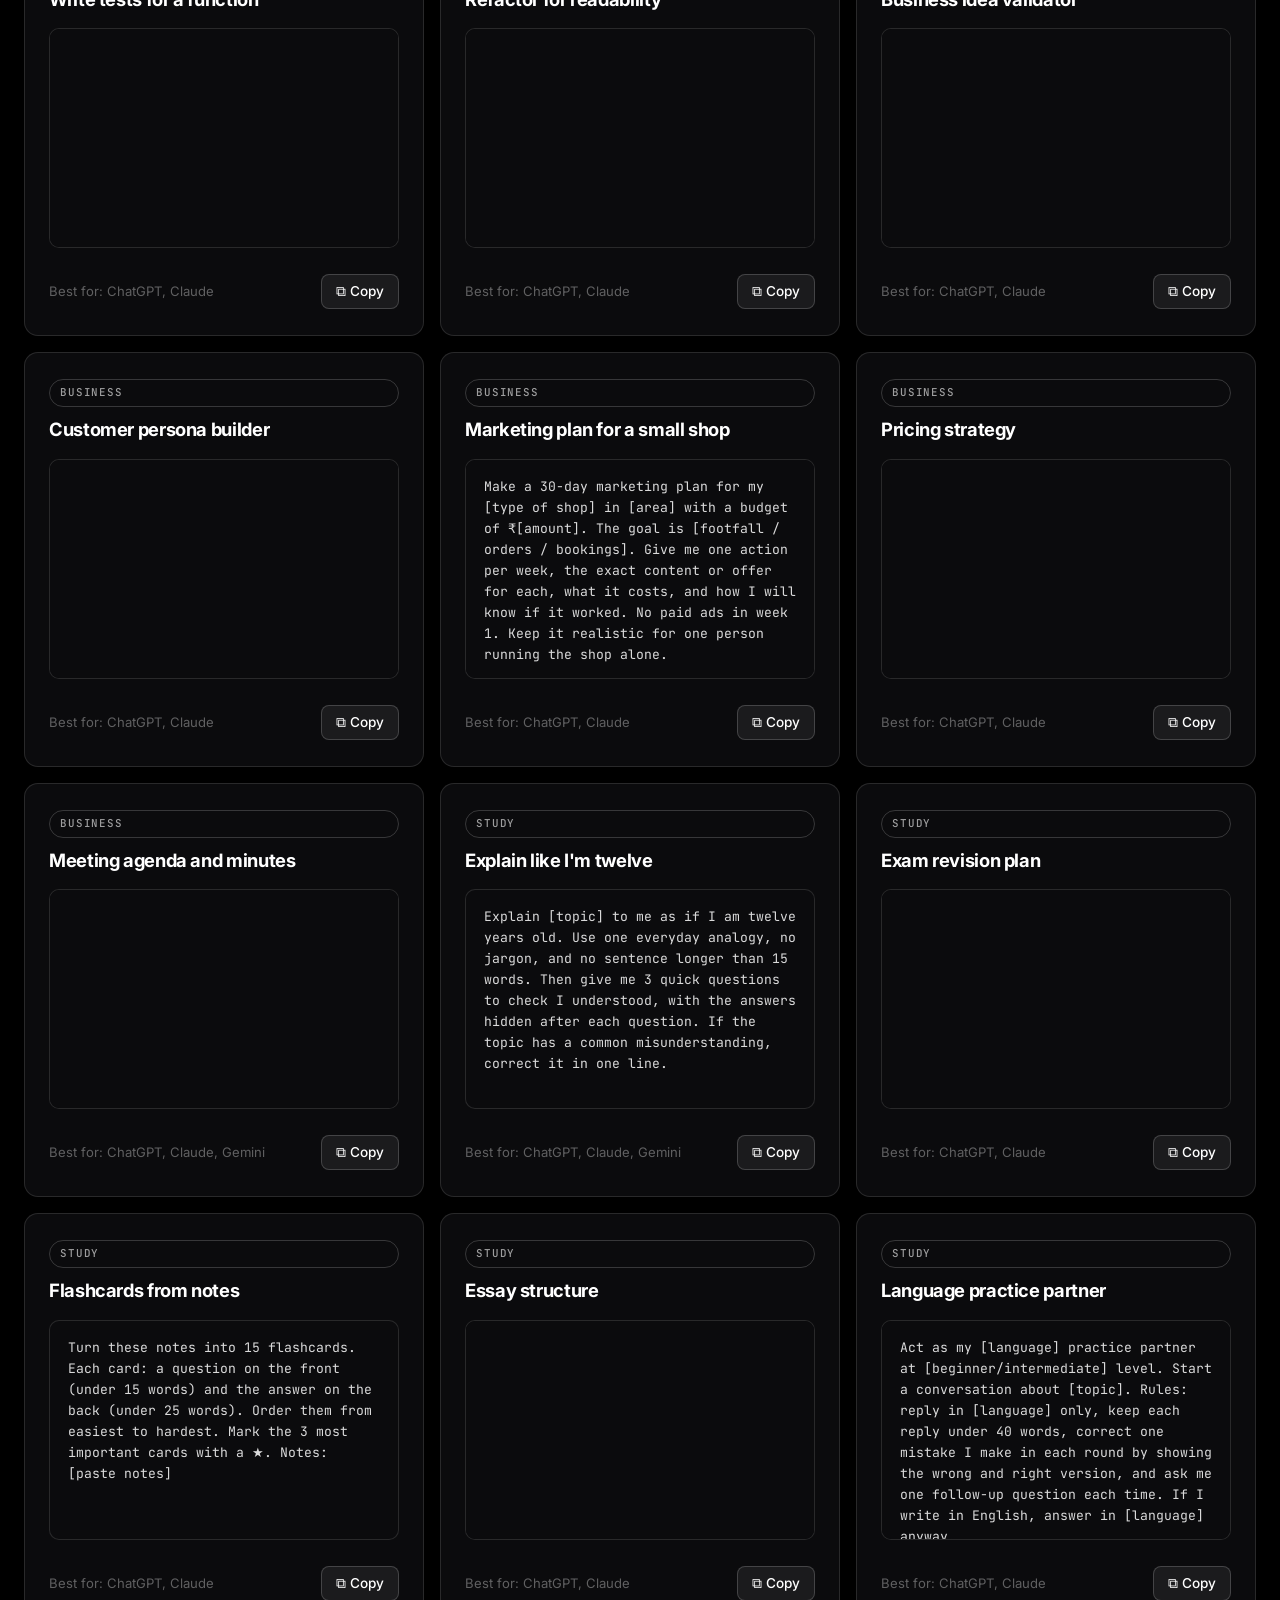
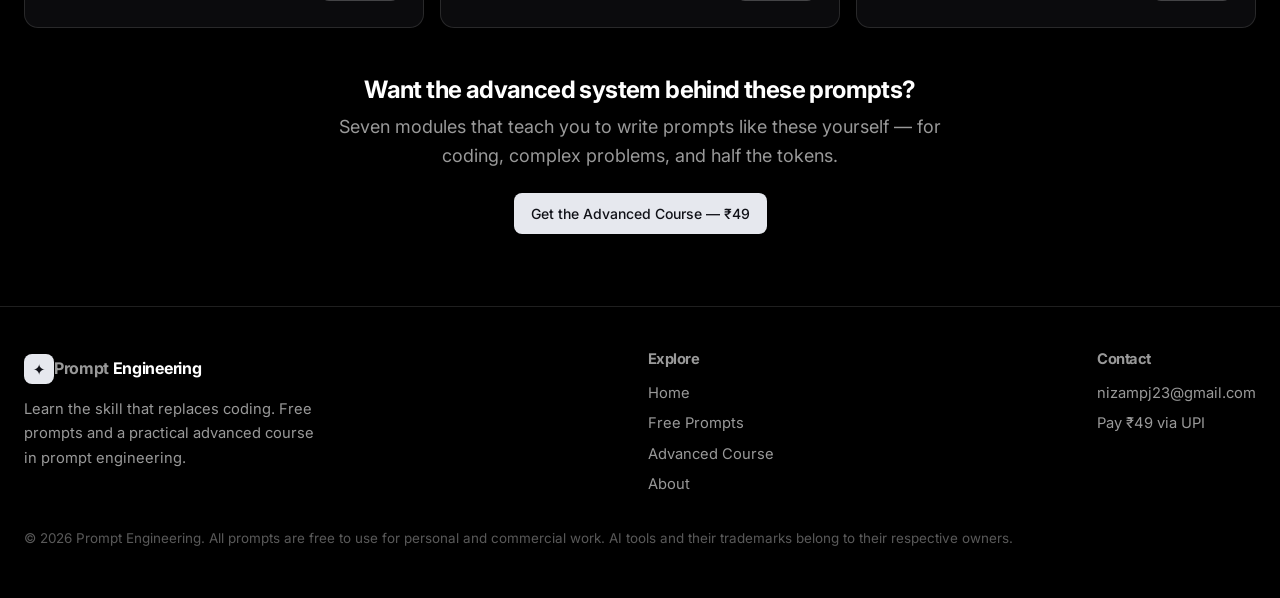
<file: free-prompts.html>
<!DOCTYPE html>
<html lang="en">
<head>
<meta charset="UTF-8">
<meta name="viewport" content="width=device-width, initial-scale=1.0">
<title>30 Free Prompts — Image, Video, Writing, Code, Business, Study | Prompt Engineering</title>
<meta name="description" content="30 free copy-paste prompts for image generation, video scripts, writing, code, business and study. One tap to copy, paste into ChatGPT, Claude, Gemini or Midjourney and use.">
<meta name="robots" content="index, follow">
<link rel="canonical" href="https://avigyani.com/Prompt-engineering/free-prompts.html">
<meta property="og:type" content="website">
<meta property="og:title" content="30 Free Prompts — Copy, Paste, Done | Prompt Engineering">
<meta property="og:description" content="Image, video, writing, code, business and study prompts — free forever, one tap to copy.">
<meta property="og:url" content="https://avigyani.com/Prompt-engineering/free-prompts.html">
<meta property="og:site_name" content="Prompt Engineering">
<meta name="twitter:card" content="summary_large_image">
<meta name="twitter:title" content="30 Free Prompts — Copy, Paste, Done | Prompt Engineering">
<meta name="twitter:description" content="Image, video, writing, code, business and study prompts — free forever, one tap to copy.">
<link rel="preconnect" href="https://fonts.googleapis.com">
<link rel="preconnect" href="https://fonts.gstatic.com" crossorigin>
<link href="https://fonts.googleapis.com/css2?family=Inter:wght@400;500;600;700;800&family=JetBrains+Mono:wght@400;500;600&display=swap" rel="stylesheet">
<link rel="stylesheet" href="style.css">
<link rel="icon" href="data:image/svg+xml,<svg xmlns='http://www.w3.org/2000/svg' viewBox='0 0 100 100'><rect width='100' height='100' rx='22' fill='%23ffffff'/><text x='50' y='68' font-size='52' text-anchor='middle' fill='%23000000' font-family='sans-serif' font-weight='bold'>P</text></svg>">
</head>
<body>

<nav class="nav">
  <div class="wrap nav-inner">
    <a class="logo" href="index.html"><span class="logo-mark">✦</span><span>Prompt <em>Engineering</em></span></a>
    <div class="nav-links">
      <a href="index.html">Home</a>
      <a href="free-prompts.html" class="active">Free Prompts</a>
      <a href="advanced.html">Advanced Course</a>
      <a href="about.html">About</a>
      <a href="advanced.html" class="btn btn-grad btn-sm nav-cta">Get Advanced — ₹49</a>
    </div>
  </div>
</nav>

<header class="hero wrap" style="padding-bottom: 20px;">
  <span class="eyebrow">Free forever</span>
  <h1>30 prompts. <span class="grad-text">Copy, paste, done.</span></h1>
  <p class="lead">Every prompt is written to work as it is. Replace the parts in [brackets] with your own details, paste it into any AI tool, and use the result.</p>
</header>

<section style="padding-top: 20px;">
  <div class="wrap">
    <div class="filters reveal">
      <button class="filter-btn active" data-filter="all">All</button>
      <button class="filter-btn" data-filter="image">Image</button>
      <button class="filter-btn" data-filter="video">Video</button>
      <button class="filter-btn" data-filter="writing">Writing</button>
      <button class="filter-btn" data-filter="code">Code</button>
      <button class="filter-btn" data-filter="business">Business</button>
      <button class="filter-btn" data-filter="study">Study</button>
    </div>
    <p style="text-align:center; color: var(--muted);" id="prompt-count">30 prompts</p>

    <div class="card-grid" style="margin-top: 24px;">

      <!-- IMAGE -->
      <div class="card prompt-card reveal" data-category="image">
        <span class="tag">Image</span>
        <h3>Product photo that sells</h3>
        <div class="prompt-block" id="p-img-1">Professional product photograph of [product name], centred on a clean [colour] background with soft natural window light from the left. Subtle shadow under the product, no text, no watermark, no people. Shot on a 50mm lens, shallow depth of field, high-end e-commerce style, 4K detail.</div>
        <div class="card-foot"><span class="use">Best for: Midjourney, DALL·E, Firefly</span><button class="copy-btn" data-copy="p-img-1">⧉ Copy</button></div>
      </div>
      <div class="card prompt-card reveal" data-category="image">
        <span class="tag">Image</span>
        <h3>Logo concept generator</h3>
        <div class="prompt-block" id="p-img-2">Minimal modern logo for a business called [business name] that sells [what you sell]. One simple symbol plus the name in clean sans-serif type. Style: [elegant / playful / bold]. Colours: [two colours]. Flat vector style, no gradients, no shadows, works in a single colour on a dark background. Give me 3 different concepts and explain each in one line.</div>
        <div class="card-foot"><span class="use">Best for: ChatGPT, Claude, Ideogram</span><button class="copy-btn" data-copy="p-img-2">⧉ Copy</button></div>
      </div>
      <div class="card prompt-card reveal" data-category="image">
        <span class="tag">Image</span>
        <h3>YouTube thumbnail that gets clicked</h3>
        <div class="prompt-block" id="p-img-3">Bold YouTube thumbnail, 16:9, for a video titled "[video title]". One expressive close-up face on the right, large readable emotion, dramatic rim light. Left side: empty dark space for text. Colours: high contrast, [two accent colours]. No text in the image itself. Style: clean, punchy, professional — not cluttered.</div>
        <div class="card-foot"><span class="use">Best for: Midjourney, Leonardo, Firefly</span><button class="copy-btn" data-copy="p-img-3">⧉ Copy</button></div>
      </div>
      <div class="card prompt-card reveal" data-category="image">
        <span class="tag">Image</span>
        <h3>Social media poster</h3>
        <div class="prompt-block" id="p-img-4">Festive Instagram poster, square 1:1, for [occasion or offer, e.g. Diwali sale 20% off]. Warm colours, decorative border, one hero image of [product or scene] in the centre, large empty space at the top for the headline. Elegant, premium feel, no spelling errors, no tiny text.</div>
        <div class="card-foot"><span class="use">Best for: Midjourney, Canva AI, Ideogram</span><button class="copy-btn" data-copy="p-img-4">⧉ Copy</button></div>
      </div>
      <div class="card prompt-card reveal" data-category="image">
        <span class="tag">Image</span>
        <h3>Book cover concept</h3>
        <div class="prompt-block" id="p-img-5">Book cover for a [genre] book titled "[title]" by [author]. Mood: [dark and mysterious / bright and hopeful]. One strong central image that captures the theme of [one-line theme], generous empty space at the top for the title and at the bottom for the author name. No text rendered in the image. Cinematic lighting, print-ready composition.</div>
        <div class="card-foot"><span class="use">Best for: Midjourney, DALL·E, Firefly</span><button class="copy-btn" data-copy="p-img-5">⧉ Copy</button></div>
      </div>

      <!-- VIDEO -->
      <div class="card prompt-card reveal" data-category="video">
        <span class="tag">Video</span>
        <h3>60-second reel script</h3>
        <div class="prompt-block" id="p-vid-1">Write a 60-second Instagram Reel script about [topic]. Structure: 0–3s hook that creates curiosity, 3–40s three quick points with one example each, 40–55s the common mistake people make, 55–60s call to action: [follow / comment a word / visit link]. Tone: [friendly and direct]. Write the on-screen text and the spoken lines separately.</div>
        <div class="card-foot"><span class="use">Best for: ChatGPT, Claude, Gemini</span><button class="copy-btn" data-copy="p-vid-1">⧉ Copy</button></div>
      </div>
      <div class="card prompt-card reveal" data-category="video">
        <span class="tag">Video</span>
        <h3>YouTube video outline</h3>
        <div class="prompt-block" id="p-vid-2">Create a detailed outline for a [length] YouTube video titled "[title]" for an audience of [who they are]. Include: a hook for the first 30 seconds, 4 main sections with 2 bullet points each, one story or example per section, and a closing that asks viewers to [subscribe / comment / try it]. Suggest 3 thumbnail ideas at the end.</div>
        <div class="card-foot"><span class="use">Best for: ChatGPT, Claude</span><button class="copy-btn" data-copy="p-vid-2">⧉ Copy</button></div>
      </div>
      <div class="card prompt-card reveal" data-category="video">
        <span class="tag">Video</span>
        <h3>Product demo video script</h3>
        <div class="prompt-block" id="p-vid-3">Write a 90-second product demo script for [product]. The viewer has [problem]. Show the product solving it in 3 scenes: Scene 1 the problem in real life, Scene 2 the product in use with one feature per shot, Scene 3 the result and the price. End with: "[exact call to action]". Keep sentences short. No hype words like "amazing" or "revolutionary".</div>
        <div class="card-foot"><span class="use">Best for: ChatGPT, Claude, Gemini</span><button class="copy-btn" data-copy="p-vid-3">⧉ Copy</button></div>
      </div>
      <div class="card prompt-card reveal" data-category="video">
        <span class="tag">Video</span>
        <h3>Storyboard for a short ad</h3>
        <div class="prompt-block" id="p-vid-4">Make a shot-by-shot storyboard for a 30-second ad for [brand/product]. 6 shots. For each shot give: shot type (wide/close-up/overhead), what is on screen, the spoken line or on-screen text, and the music or sound. The ad should make the viewer feel [emotion] and remember [one message]. Total spoken words under 60.</div>
        <div class="card-foot"><span class="use">Best for: ChatGPT, Claude</span><button class="copy-btn" data-copy="p-vid-4">⧉ Copy</button></div>
      </div>
      <div class="card prompt-card reveal" data-category="video">
        <span class="tag">Video</span>
        <h3>Voiceover script from an article</h3>
        <div class="prompt-block" id="p-vid-5">Turn this article into a [length] voiceover script that sounds natural when read aloud: [paste article or summary]. Rules: short sentences, no words that are hard to pronounce, no lists of numbers read aloud, one pause point marked [PAUSE] every 3–4 sentences. Start with a question, end with a one-line takeaway.</div>
        <div class="card-foot"><span class="use">Best for: ChatGPT, Claude, ElevenLabs scripts</span><button class="copy-btn" data-copy="p-vid-5">⧉ Copy</button></div>
      </div>

      <!-- WRITING -->
      <div class="card prompt-card reveal" data-category="writing">
        <span class="tag">Writing</span>
        <h3>Professional email rewrite</h3>
        <div class="prompt-block" id="p-wri-1">Rewrite this email to sound professional, polite and clear. Keep it under [number] words. Keep all facts and dates exactly the same, fix the tone, and make the request unmistakable. Give me the rewritten email only, followed by one line explaining the biggest change you made. Email: [paste your draft]</div>
        <div class="card-foot"><span class="use">Best for: ChatGPT, Claude, Gemini</span><button class="copy-btn" data-copy="p-wri-1">⧉ Copy</button></div>
      </div>
      <div class="card prompt-card reveal" data-category="writing">
        <span class="tag">Writing</span>
        <h3>Blog post outline and intro</h3>
        <div class="prompt-block" id="p-wri-2">I want to write a blog post about [topic] for [audience]. Give me: a title that promises a specific benefit, a 5-point outline where each point answers one question the reader actually has, and a 3-sentence introduction that opens with a relatable problem. Tone: [conversational / expert / warm]. No clichés like "in today's fast-paced world".</div>
        <div class="card-foot"><span class="use">Best for: ChatGPT, Claude</span><button class="copy-btn" data-copy="p-wri-2">⧉ Copy</button></div>
      </div>
      <div class="card prompt-card reveal" data-category="writing">
        <span class="tag">Writing</span>
        <h3>Story opening that hooks</h3>
        <div class="prompt-block" id="p-wri-3">Write the opening 150 words of a [genre] story. Setting: [place]. Main character: [one-line description]. The opening must start in the middle of an event, not with a description, and end on a line that makes the reader ask a question. No backstory in the first paragraph.</div>
        <div class="card-foot"><span class="use">Best for: ChatGPT, Claude</span><button class="copy-btn" data-copy="p-wri-3">⧉ Copy</button></div>
      </div>
      <div class="card prompt-card reveal" data-category="writing">
        <span class="tag">Writing</span>
        <h3>Resume bullet polisher</h3>
        <div class="prompt-block" id="p-wri-4">Rewrite these resume bullet points to start with a strong action verb, include a number or result wherever possible, and stay under 20 words each. Remove weak words like "helped", "responsible for" and "worked on". Keep the facts true — do not invent numbers. Bullets: [paste your bullets]</div>
        <div class="card-foot"><span class="use">Best for: ChatGPT, Claude</span><button class="copy-btn" data-copy="p-wri-4">⧉ Copy</button></div>
      </div>
      <div class="card prompt-card reveal" data-category="writing">
        <span class="tag">Writing</span>
        <h3>Summarise a long document</h3>
        <div class="prompt-block" id="p-wri-5">Summarise this document in three parts: (1) a 2-sentence overview, (2) the 5 most important points as bullets, each under 15 words, (3) a list of every date, deadline and number mentioned, with no additions. If something is unclear in the document, say so — do not fill the gap. Document: [paste text]</div>
        <div class="card-foot"><span class="use">Best for: ChatGPT, Claude, Gemini</span><button class="copy-btn" data-copy="p-wri-5">⧉ Copy</button></div>
      </div>

      <!-- CODE -->
      <div class="card prompt-card reveal" data-category="code">
        <span class="tag">Code</span>
        <h3>Explain code in plain English</h3>
        <div class="prompt-block" id="p-cod-1">Explain this code to a beginner who knows no programming. Go line by line, but group related lines together. Use one everyday analogy for the main idea. At the end, say in one sentence what the code achieves and one sentence on what would break if [a specific part] were removed. Code: [paste code]</div>
        <div class="card-foot"><span class="use">Best for: ChatGPT, Claude</span><button class="copy-btn" data-copy="p-cod-1">⧉ Copy</button></div>
      </div>
      <div class="card prompt-card reveal" data-category="code">
        <span class="tag">Code</span>
        <h3>Debug an error</h3>
        <div class="prompt-block" id="p-cod-2">I am getting this error: [paste the full error message]. Here is the code around it: [paste code]. Tell me: (1) what the error means in plain language, (2) the most likely cause, (3) the smallest fix, with the corrected code, (4) one way to prevent this error next time. Do not rewrite my whole file — change only what is needed.</div>
        <div class="card-foot"><span class="use">Best for: ChatGPT, Claude</span><button class="copy-btn" data-copy="p-cod-2">⧉ Copy</button></div>
      </div>
      <div class="card prompt-card reveal" data-category="code">
        <span class="tag">Code</span>
        <h3>Build a small feature</h3>
        <div class="prompt-block" id="p-cod-3">Act as a senior [language/framework] developer. Build [feature, e.g. a contact form that validates email and shows a success message]. Requirements: [list 3–5 requirements]. Constraints: [single file / no external libraries / must work offline]. Give me the complete code, then a 5-bullet explanation of how each requirement is met.</div>
        <div class="card-foot"><span class="use">Best for: ChatGPT, Claude</span><button class="copy-btn" data-copy="p-cod-3">⧉ Copy</button></div>
      </div>
      <div class="card prompt-card reveal" data-category="code">
        <span class="tag">Code</span>
        <h3>Write tests for a function</h3>
        <div class="prompt-block" id="p-cod-4">Write unit tests for this function using [test framework]. Cover: the normal case, an empty input, an invalid input, and the edge case where [describe it]. Each test must have a name that says what it checks. After the tests, tell me which case, if any, the function currently fails and why. Function: [paste code]</div>
        <div class="card-foot"><span class="use">Best for: ChatGPT, Claude</span><button class="copy-btn" data-copy="p-cod-4">⧉ Copy</button></div>
      </div>
      <div class="card prompt-card reveal" data-category="code">
        <span class="tag">Code</span>
        <h3>Refactor for readability</h3>
        <div class="prompt-block" id="p-cod-5">Refactor this code for readability only — do not change what it does. Rename variables to say what they hold, split any function longer than 20 lines, and remove duplication. Show me the refactored code, then list each change in one line with the reason. If a change would alter behaviour, leave it out and tell me. Code: [paste code]</div>
        <div class="card-foot"><span class="use">Best for: ChatGPT, Claude</span><button class="copy-btn" data-copy="p-cod-5">⧉ Copy</button></div>
      </div>

      <!-- BUSINESS -->
      <div class="card prompt-card reveal" data-category="business">
        <span class="tag">Business</span>
        <h3>Business idea validator</h3>
        <div class="prompt-block" id="p-bus-1">Act as a blunt small-business advisor. My idea: [describe it in 2 lines]. Target customer: [who]. Price: [price]. Give me: (1) the 3 biggest risks, (2) the one assumption I must test first and how to test it for under ₹1,000, (3) a realistic verdict — pursue, change, or drop — with one reason. No encouragement, only honest analysis.</div>
        <div class="card-foot"><span class="use">Best for: ChatGPT, Claude</span><button class="copy-btn" data-copy="p-bus-1">⧉ Copy</button></div>
      </div>
      <div class="card prompt-card reveal" data-category="business">
        <span class="tag">Business</span>
        <h3>Customer persona builder</h3>
        <div class="prompt-block" id="p-bus-2">Build a customer persona for my business: [what you sell], in [city/area]. Give me one named persona with: age and occupation, the problem they are trying to solve, where they spend time online, what would make them buy today, and the exact words they would use to describe their problem. Base it on realistic behaviour, not stereotypes.</div>
        <div class="card-foot"><span class="use">Best for: ChatGPT, Claude</span><button class="copy-btn" data-copy="p-bus-2">⧉ Copy</button></div>
      </div>
      <div class="card prompt-card reveal" data-category="business">
        <span class="tag">Business</span>
        <h3>Marketing plan for a small shop</h3>
        <div class="prompt-block" id="p-bus-3">Make a 30-day marketing plan for my [type of shop] in [area] with a budget of ₹[amount]. The goal is [footfall / orders / bookings]. Give me one action per week, the exact content or offer for each, what it costs, and how I will know if it worked. No paid ads in week 1. Keep it realistic for one person running the shop alone.</div>
        <div class="card-foot"><span class="use">Best for: ChatGPT, Claude</span><button class="copy-btn" data-copy="p-bus-3">⧉ Copy</button></div>
      </div>
      <div class="card prompt-card reveal" data-category="business">
        <span class="tag">Business</span>
        <h3>Pricing strategy</h3>
        <div class="prompt-block" id="p-bus-4">Help me price [product/service]. My cost per unit is ₹[cost]. Competitors charge ₹[range]. My customers are [who] and they care most about [quality / speed / price]. Give me: a recommended price with the reasoning, a cheaper "starter" option and a premium option, and the one line I should say when a customer says it is too expensive.</div>
        <div class="card-foot"><span class="use">Best for: ChatGPT, Claude</span><button class="copy-btn" data-copy="p-bus-4">⧉ Copy</button></div>
      </div>
      <div class="card prompt-card reveal" data-category="business">
        <span class="tag">Business</span>
        <h3>Meeting agenda and minutes</h3>
        <div class="prompt-block" id="p-bus-5">Turn these rough notes into a clean meeting record. Notes: [paste notes]. Output: (1) a 4-item agenda with a time limit for each, (2) decisions made, one line each, (3) action items as a table: task, owner, deadline, (4) anything still undecided. Use plain language. Do not add items that are not in the notes.</div>
        <div class="card-foot"><span class="use">Best for: ChatGPT, Claude, Gemini</span><button class="copy-btn" data-copy="p-bus-5">⧉ Copy</button></div>
      </div>

      <!-- STUDY -->
      <div class="card prompt-card reveal" data-category="study">
        <span class="tag">Study</span>
        <h3>Explain like I'm twelve</h3>
        <div class="prompt-block" id="p-stu-1">Explain [topic] to me as if I am twelve years old. Use one everyday analogy, no jargon, and no sentence longer than 15 words. Then give me 3 quick questions to check I understood, with the answers hidden after each question. If the topic has a common misunderstanding, correct it in one line.</div>
        <div class="card-foot"><span class="use">Best for: ChatGPT, Claude, Gemini</span><button class="copy-btn" data-copy="p-stu-1">⧉ Copy</button></div>
      </div>
      <div class="card prompt-card reveal" data-category="study">
        <span class="tag">Study</span>
        <h3>Exam revision plan</h3>
        <div class="prompt-block" id="p-stu-2">Make a revision plan for my [subject] exam on [date]. I have [hours] per day and my weak topics are [list]. The plan should: put the hardest topic first each day, mix one old topic with one new topic, include one 20-minute self-test daily, and leave the last day for full revision only. Give it as a day-by-day table.</div>
        <div class="card-foot"><span class="use">Best for: ChatGPT, Claude</span><button class="copy-btn" data-copy="p-stu-2">⧉ Copy</button></div>
      </div>
      <div class="card prompt-card reveal" data-category="study">
        <span class="tag">Study</span>
        <h3>Flashcards from notes</h3>
        <div class="prompt-block" id="p-stu-3">Turn these notes into 15 flashcards. Each card: a question on the front (under 15 words) and the answer on the back (under 25 words). Order them from easiest to hardest. Mark the 3 most important cards with a ★. Notes: [paste notes]</div>
        <div class="card-foot"><span class="use">Best for: ChatGPT, Claude</span><button class="copy-btn" data-copy="p-stu-3">⧉ Copy</button></div>
      </div>
      <div class="card prompt-card reveal" data-category="study">
        <span class="tag">Study</span>
        <h3>Essay structure</h3>
        <div class="prompt-block" id="p-stu-4">Help me structure an essay on "[essay question]" for [school/college level]. Give me: a thesis statement in one sentence, 3 arguments with one piece of evidence each, the strongest counter-argument and how to answer it, and a concluding sentence. Do not write the essay — only the structure, so I can write it myself.</div>
        <div class="card-foot"><span class="use">Best for: ChatGPT, Claude</span><button class="copy-btn" data-copy="p-stu-4">⧉ Copy</button></div>
      </div>
      <div class="card prompt-card reveal" data-category="study">
        <span class="tag">Study</span>
        <h3>Language practice partner</h3>
        <div class="prompt-block" id="p-stu-5">Act as my [language] practice partner at [beginner/intermediate] level. Start a conversation about [topic]. Rules: reply in [language] only, keep each reply under 40 words, correct one mistake I make in each round by showing the wrong and right version, and ask me one follow-up question each time. If I write in English, answer in [language] anyway.</div>
        <div class="card-foot"><span class="use">Best for: ChatGPT, Claude</span><button class="copy-btn" data-copy="p-stu-5">⧉ Copy</button></div>
      </div>

    </div>

    <div style="text-align:center; margin-top: 48px;" class="reveal">
      <h2 style="font-size:1.5rem;">Want the advanced system behind these prompts?</h2>
      <p class="lead" style="margin: 0 auto 22px;">Seven modules that teach you to write prompts like these yourself — for coding, complex problems, and half the tokens.</p>
      <a class="btn btn-grad" href="advanced.html">Get the Advanced Course — ₹49</a>
    </div>
  </div>
</section>

<footer>
  <div class="wrap">
    <div class="foot-grid">
      <div>
        <a class="logo" href="index.html" style="margin-bottom:10px;"><span class="logo-mark">✦</span><span>Prompt <em>Engineering</em></span></a>
        <p style="max-width:300px;">Learn the skill that replaces coding. Free prompts and a practical advanced course in prompt engineering.</p>
      </div>
      <div>
        <h4 style="margin-bottom:10px;">Explore</h4>
        <a href="index.html">Home</a>
        <a href="free-prompts.html">Free Prompts</a>
        <a href="advanced.html">Advanced Course</a>
      <a href="about.html">About</a>
      </div>
      <div>
        <h4 style="margin-bottom:10px;">Contact</h4>
        <a href="mailto:nizampj23@gmail.com">nizampj23@gmail.com</a>
        <a href="advanced.html">Pay ₹49 via UPI</a>
      </div>
    </div>
    <p class="foot-note">© 2026 Prompt Engineering. All prompts are free to use for personal and commercial work. AI tools and their trademarks belong to their respective owners.</p>
  </div>
</footer>

<script src="main.js"></script>
<!-- Cloudflare Web Analytics --><script type='module' src='https://static.cloudflareinsights.com/beacon.min.js' data-cf-beacon='{"token": "2b2821f9a88e46babf6dc936bd78f0c9"}'></script><!-- End Cloudflare Web Analytics -->
</body>
</html>
</file>
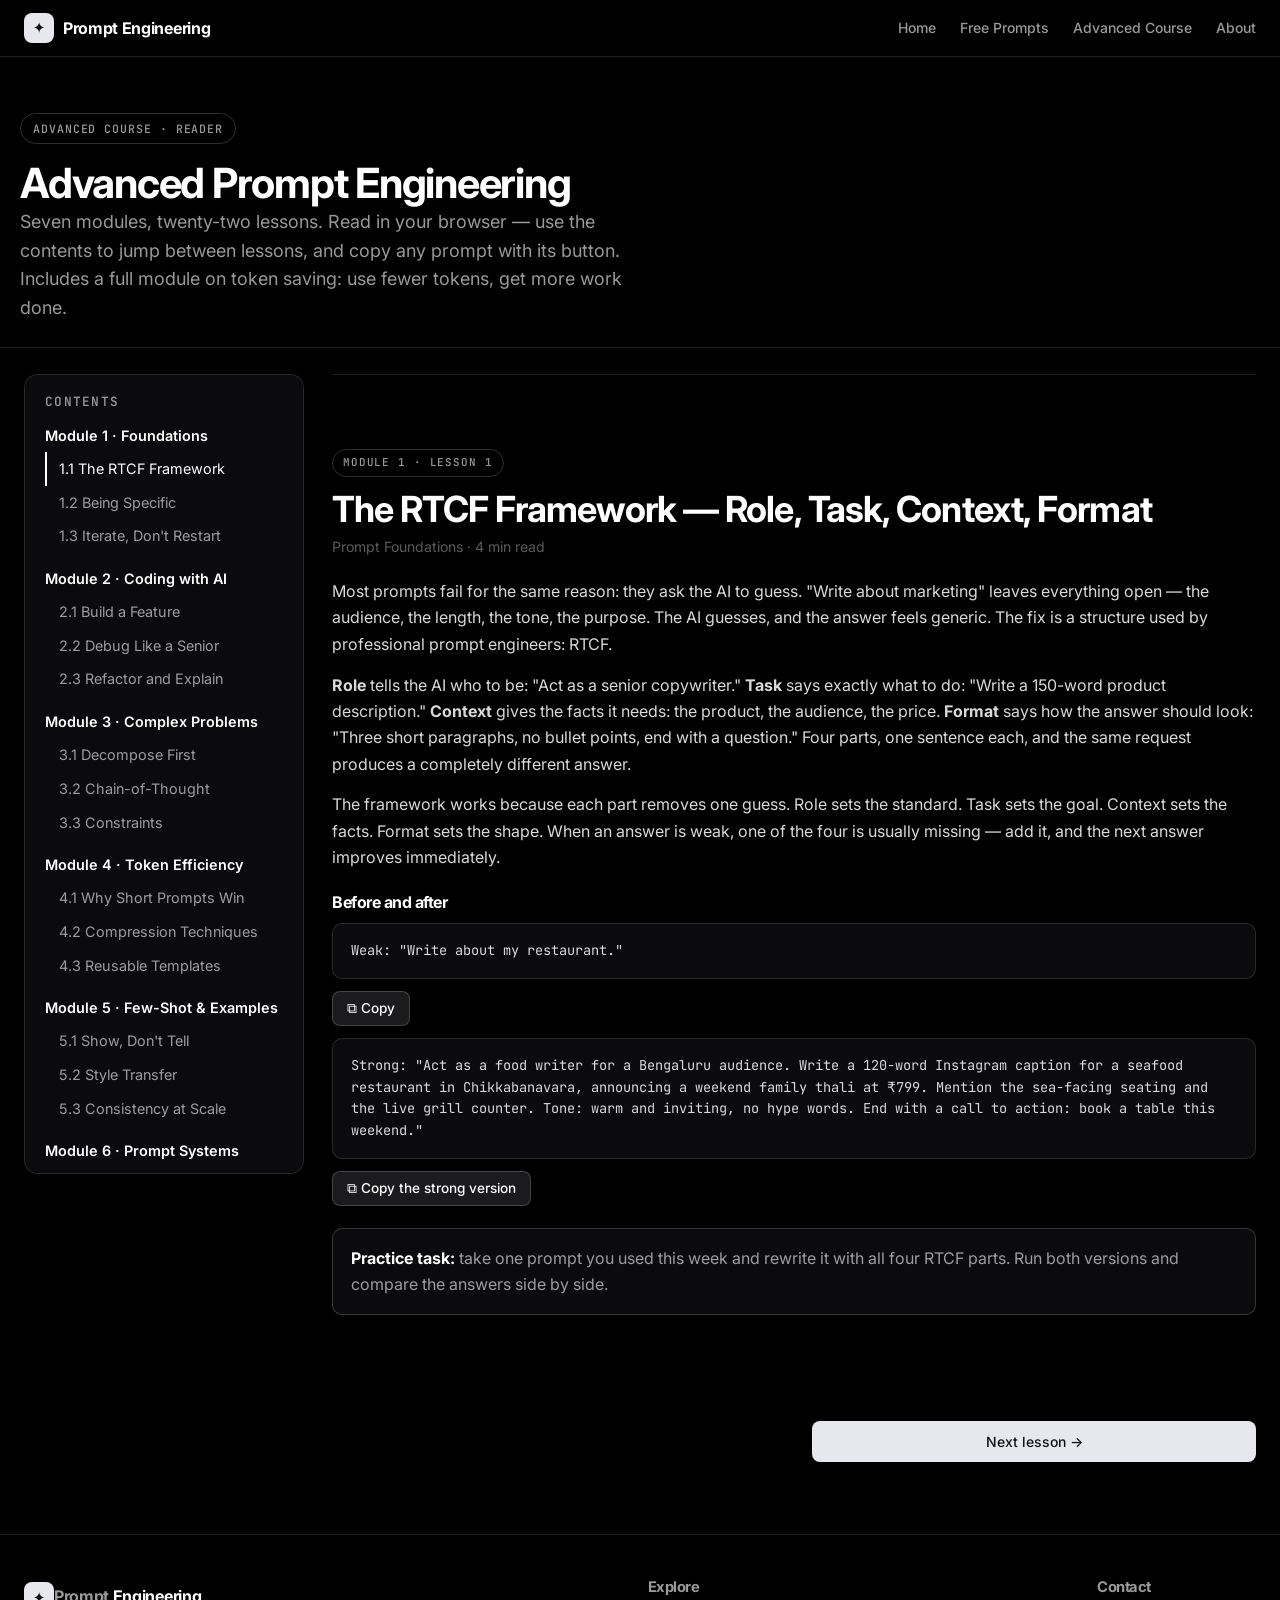
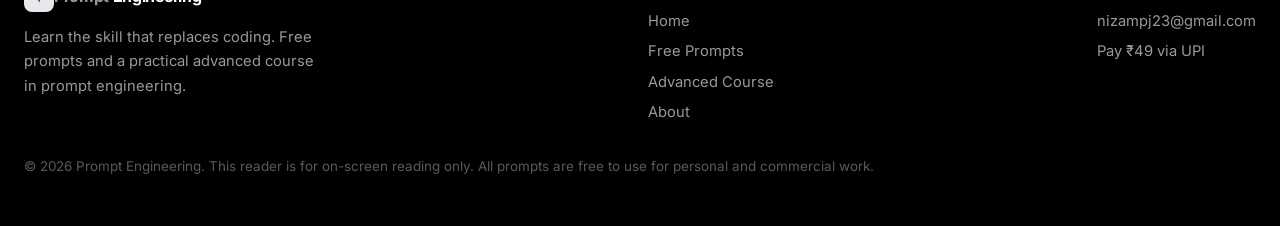
<file: reader.html>
<!DOCTYPE html>
<html lang="en">
<head>
<meta charset="UTF-8">
<meta name="viewport" content="width=device-width, initial-scale=1.0">
<title>Advanced Prompt Engineering Course — Reader | Prompt Engineering</title>
<meta name="description" content="Read the Advanced Prompt Engineering Course in your browser: 7 modules, 22 lessons on coding with AI, complex problems, token efficiency, few-shot prompting, prompt systems and pro prompts for Claude, ChatGPT and Gemini.">
<meta name="robots" content="noindex, nofollow">
<link rel="canonical" href="https://avigyani.com/Prompt-engineering/reader.html">
<meta property="og:type" content="website">
<meta property="og:title" content="Advanced Prompt Engineering Course — Reader | Prompt Engineering">
<meta property="og:description" content="Seven modules, twenty-two lessons. Read in your browser.">
<meta property="og:url" content="https://avigyani.com/Prompt-engineering/reader.html">
<meta property="og:site_name" content="Prompt Engineering">
<link rel="preconnect" href="https://fonts.googleapis.com">
<link rel="preconnect" href="https://fonts.gstatic.com" crossorigin>
<link href="https://fonts.googleapis.com/css2?family=Inter:wght@400;500;600;700;800&family=JetBrains+Mono:wght@400;500;600&display=swap" rel="stylesheet">
<link rel="stylesheet" href="style.css">
<link rel="icon" href="data:image/svg+xml,<svg xmlns='http://www.w3.org/2000/svg' viewBox='0 0 100 100'><rect width='100' height='100' rx='22' fill='%23ffffff'/><text x='50' y='68' font-size='52' text-anchor='middle' fill='%23000000' font-family='sans-serif' font-weight='bold'>P</text></svg>">
</head>
<body>

<nav class="nav">
  <div class="wrap nav-inner">
    <a class="logo" href="index.html"><span class="logo-mark">✦</span><span>Prompt <em>Engineering</em></span></a>
    <div class="nav-links">
      <a href="index.html">Home</a>
      <a href="free-prompts.html">Free Prompts</a>
      <a href="advanced.html">Advanced Course</a>
      <a href="about.html">About</a>
    </div>
  </div>
</nav>

<header class="wrap" style="padding: 56px 20px 10px;">
  <span class="eyebrow">Advanced Course · Reader</span>
  <h1 style="font-size: clamp(1.8rem, 4vw, 2.6rem);">Advanced Prompt Engineering</h1>
  <p class="lead">Seven modules, twenty-two lessons. Read in your browser — use the contents to jump between lessons, and copy any prompt with its button. Includes a full module on token saving: use fewer tokens, get more work done.</p>
</header>

<section style="padding-top: 26px;">
  <div class="wrap reader-layout">
    <aside class="reader-side">
      <h3>Contents</h3>
      <ul>
        <li class="mod-label">Module 1 · Foundations</li>
        <li><a href="#m1l1" data-lesson="m1l1">1.1 The RTCF Framework</a></li>
        <li><a href="#m1l2" data-lesson="m1l2">1.2 Being Specific</a></li>
        <li><a href="#m1l3" data-lesson="m1l3">1.3 Iterate, Don't Restart</a></li>
        <li class="mod-label">Module 2 · Coding with AI</li>
        <li><a href="#m2l1" data-lesson="m2l1">2.1 Build a Feature</a></li>
        <li><a href="#m2l2" data-lesson="m2l2">2.2 Debug Like a Senior</a></li>
        <li><a href="#m2l3" data-lesson="m2l3">2.3 Refactor and Explain</a></li>
        <li class="mod-label">Module 3 · Complex Problems</li>
        <li><a href="#m3l1" data-lesson="m3l1">3.1 Decompose First</a></li>
        <li><a href="#m3l2" data-lesson="m3l2">3.2 Chain-of-Thought</a></li>
        <li><a href="#m3l3" data-lesson="m3l3">3.3 Constraints</a></li>
        <li class="mod-label">Module 4 · Token Efficiency</li>
        <li><a href="#m4l1" data-lesson="m4l1">4.1 Why Short Prompts Win</a></li>
        <li><a href="#m4l2" data-lesson="m4l2">4.2 Compression Techniques</a></li>
        <li><a href="#m4l3" data-lesson="m4l3">4.3 Reusable Templates</a></li>
        <li class="mod-label">Module 5 · Few-Shot &amp; Examples</li>
        <li><a href="#m5l1" data-lesson="m5l1">5.1 Show, Don't Tell</a></li>
        <li><a href="#m5l2" data-lesson="m5l2">5.2 Style Transfer</a></li>
        <li><a href="#m5l3" data-lesson="m5l3">5.3 Consistency at Scale</a></li>
        <li class="mod-label">Module 6 · Prompt Systems</li>
        <li><a href="#m6l1" data-lesson="m6l1">6.1 Template Library</a></li>
        <li><a href="#m6l2" data-lesson="m6l2">6.2 Chaining Prompts</a></li>
        <li><a href="#m6l3" data-lesson="m6l3">6.3 Evaluating Results</a></li>
        <li class="mod-label">Module 7 · Pro Prompts</li>
        <li><a href="#m7l1" data-lesson="m7l1">7.1 Prompting Claude</a></li>
        <li><a href="#m7l2" data-lesson="m7l2">7.2 Prompting ChatGPT</a></li>
        <li><a href="#m7l3" data-lesson="m7l3">7.3 Prompting Gemini</a></li>
        <li><a href="#m7l4" data-lesson="m7l4">7.4 High-End Models</a></li>
      </ul>
    </aside>

    <div class="reader-main">

      <!-- ============ MODULE 1 ============ -->
      <section class="lesson" id="m1l1">
        <span class="tag">Module 1 · Lesson 1</span>
        <h2>The RTCF Framework — Role, Task, Context, Format</h2>
        <p class="lesson-meta">Prompt Foundations · 4 min read</p>
        <p>Most prompts fail for the same reason: they ask the AI to guess. "Write about marketing" leaves everything open — the audience, the length, the tone, the purpose. The AI guesses, and the answer feels generic. The fix is a structure used by professional prompt engineers: RTCF.</p>
        <p><b>Role</b> tells the AI who to be: "Act as a senior copywriter." <b>Task</b> says exactly what to do: "Write a 150-word product description." <b>Context</b> gives the facts it needs: the product, the audience, the price. <b>Format</b> says how the answer should look: "Three short paragraphs, no bullet points, end with a question." Four parts, one sentence each, and the same request produces a completely different answer.</p>
        <p>The framework works because each part removes one guess. Role sets the standard. Task sets the goal. Context sets the facts. Format sets the shape. When an answer is weak, one of the four is usually missing — add it, and the next answer improves immediately.</p>
        <h4>Before and after</h4>
        <div class="prompt-block" id="m1l1-before">Weak: "Write about my restaurant."</div>
        <button class="copy-btn" data-copy="m1l1-before">⧉ Copy</button>
        <div class="prompt-block" id="m1l1-after">Strong: "Act as a food writer for a Bengaluru audience. Write a 120-word Instagram caption for a seafood restaurant in Chikkabanavara, announcing a weekend family thali at ₹799. Mention the sea-facing seating and the live grill counter. Tone: warm and inviting, no hype words. End with a call to action: book a table this weekend."</div>
        <button class="copy-btn" data-copy="m1l1-after">⧉ Copy the strong version</button>
        <div class="practice"><p><b>Practice task:</b> take one prompt you used this week and rewrite it with all four RTCF parts. Run both versions and compare the answers side by side.</p></div>
      </section>

      <section class="lesson" id="m1l2">
        <span class="tag">Module 1 · Lesson 2</span>
        <h2>Being Specific — The Vagueness Tax</h2>
        <p class="lesson-meta">Prompt Foundations · 4 min read</p>
        <p>Every vague word in a prompt is a decision you hand to the AI — and every decision it makes for you is a chance to get it wrong. "Write something good about our product" forces the AI to invent the audience, the tone, the length and the selling point. The result is polite, empty text. Specificity is not about writing longer prompts; it is about replacing open words with closed ones.</p>
        <p>Swap adjectives for numbers: not "a short email" but "an email under 80 words". Swap general nouns for named ones: not "our customers" but "first-time buyers aged 25–35 in Bengaluru". Swap "good" for a test: "the reader should be able to repeat the main point in one sentence". Each replacement removes one guess, and the answer gets sharper every time.</p>
        <p>There is a limit. Over-specifying every detail makes the prompt brittle and wastes tokens. The rule: specify the outcome and the constraints, and leave the method to the AI. Tell it what good looks like, not how to write every sentence.</p>
        <h4>Before and after</h4>
        <div class="prompt-block" id="m1l2-before">Weak: "Give me ideas to grow my shop."</div>
        <button class="copy-btn" data-copy="m1l2-before">⧉ Copy</button>
        <div class="prompt-block" id="m1l2-after">Strong: "Give me 5 low-cost ideas to increase weekday footfall at a 40-seat seafood restaurant in Chikkabanavara, Bengaluru. Each idea must cost under ₹2,000, need no paid ads, and include one sentence on how I will measure whether it worked in 2 weeks."</div>
        <button class="copy-btn" data-copy="m1l2-after">⧉ Copy the strong version</button>
        <h4>Try it</h4>
        <div class="prompt-block" id="m1l2-try">Rewrite this vague request into a specific one, then run it: "Help me learn Spanish."</div>
        <button class="copy-btn" data-copy="m1l2-try">⧉ Copy</button>
        <div class="practice"><p><b>Practice task:</b> find the three vaguest words in a prompt you wrote recently. Replace each with a number, a name or a test. Run the new version.</p></div>
      </section>

      <section class="lesson" id="m1l3">
        <span class="tag">Module 1 · Lesson 3</span>
        <h2>Iterate, Don't Restart</h2>
        <p class="lesson-meta">Prompt Foundations · 4 min read</p>
        <p>When an answer disappoints, most people delete the chat and start over. That throws away the most valuable thing in the conversation: the context the AI has already built. A weak answer is not a failed prompt — it is a first draft. The fastest fix is a single follow-up that names exactly what to change.</p>
        <p>Good follow-ups are surgical. "Shorter" is vague; "Cut this to half the length and keep all five points" is a fix. "Better" is vague; "Rewrite the opening so a busy shop owner understands the benefit in ten seconds" is a fix. Name the problem, name the target, and keep the rest. Three short rounds of this beat three fresh prompts every time, because each round keeps what already worked.</p>
        <p>Keep a small set of follow-up phrases ready: "Make it shorter, keep the facts", "Give me three options for this line", "Explain this part as if to a beginner", "Now do the same for this new input". They turn one prompt into a workflow.</p>
        <h4>Example follow-ups</h4>
        <div class="prompt-block" id="m1l3-a">After a long answer: "Keep everything, but cut it to 120 words and put the conclusion first."</div>
        <button class="copy-btn" data-copy="m1l3-a">⧉ Copy</button>
        <div class="prompt-block" id="m1l3-b">After a wrong tone: "Same content, but rewrite it for a 45-year-old restaurant owner who has no time — direct, practical, no jargon."</div>
        <button class="copy-btn" data-copy="m1l3-b">⧉ Copy</button>
        <div class="prompt-block" id="m1l3-c">After a weak idea list: "Keep ideas 2 and 4. Replace the rest with ideas that cost nothing and can be done this week."</div>
        <button class="copy-btn" data-copy="m1l3-c">⧉ Copy</button>
        <div class="practice"><p><b>Practice task:</b> take an old chat where the answer disappointed you. Instead of restarting, write three follow-ups — one for length, one for tone, one for content — and run them in order.</p></div>
      </section>

      <!-- ============ MODULE 2 ============ -->
      <section class="lesson" id="m2l1">
        <span class="tag">Module 2 · Lesson 1</span>
        <h2>Build a Feature from a Description</h2>
        <p class="lesson-meta">Coding with AI · 5 min read</p>
        <p>You do not need to write code to build software any more — but you do need to describe it precisely. The AI writes the code; you write the specification. A good build prompt reads like a work order: what the feature is, what it must do, what it must not do, and how you will know it works.</p>
        <p>Start with the user, not the technology: "A visitor to a restaurant website should be able to book a table by choosing a date, time and party size, and see a confirmation message." Then add constraints: "Single HTML file, no external libraries, works offline." Then add the acceptance test: "The submit button stays disabled until all three fields are valid." That last line matters most — without it, the AI decides what "done" means, and it usually decides wrong.</p>
        <p>Ask for the code first and the explanation second. "Give me the complete code, then a 5-bullet explanation of how each requirement is met." That order keeps the answer usable: you can copy the code immediately, and the explanation lets you check it.</p>
        <h4>Example prompt</h4>
        <div class="prompt-block" id="m2l1-a">Act as a senior front-end developer. Build a table-booking form for a restaurant website in a single HTML file: date picker, time slots from 12:00 to 22:00, party size 1–10, name and phone fields. Validate that the date is today or later and the phone has 10 digits. Show inline error messages and keep the submit button disabled until the form is valid. Use semantic HTML and CSS only, no frameworks. After the code, list how each requirement is met, one bullet each.</div>
        <button class="copy-btn" data-copy="m2l1-a">⧉ Copy</button>
        <div class="prompt-block" id="m2l1-b">Build a BMI calculator as a single web page. Inputs: height in cm, weight in kg. Output: BMI value to one decimal and the category (underweight / normal / overweight / obese). Show the healthy weight range for the given height. No frameworks, clean layout, mobile-first.</div>
        <button class="copy-btn" data-copy="m2l1-b">⧉ Copy</button>
        <div class="practice"><p><b>Practice task:</b> describe one small feature you actually want — a form, a calculator, a list — in three sentences: who uses it, what it does, how you will test it. Send that description to an AI tool and check the result against your test.</p></div>
      </section>

      <section class="lesson" id="m2l2">
        <span class="tag">Module 2 · Lesson 2</span>
        <h2>Debug Like a Senior Developer</h2>
        <p class="lesson-meta">Coding with AI · 5 min read</p>
        <p>Most debugging prompts fail because they give the AI half the story. "My code doesn't work" tells it nothing. A senior developer debugging a problem always brings four things: the error message in full, the code around the error, what the code should do, and what it actually does. Give the AI the same four things and the fix arrives in one round instead of five.</p>
        <p>Paste the complete error, not a summary of it — the line numbers and error type are the diagnosis. Paste the smallest piece of code that reproduces the problem, not the whole file. Then state the expectation: "It should save the booking and show a confirmation; instead the page reloads with no message." That contrast between expected and actual is what points the AI at the real cause.</p>
        <p>Finally, ask for the smallest fix, not a rewrite. "Change as few lines as possible and explain why this fix works." A rewrite hides the lesson; a small fix teaches you what went wrong and stops it happening again.</p>
        <h4>Example prompts</h4>
        <div class="prompt-block" id="m2l2-a">I am getting this error: [paste the full error message]. Here is the code around it: [paste code]. The code should [expected behaviour]; instead it [actual behaviour]. Tell me: (1) what the error means in plain language, (2) the most likely cause, (3) the smallest fix, with the corrected code, (4) one way to prevent this error next time.</div>
        <button class="copy-btn" data-copy="m2l2-a">⧉ Copy</button>
        <div class="prompt-block" id="m2l2-b">This function works for most inputs but returns the wrong total when the cart is empty. Here is the function and two test cases — one passing, one failing. Find the bug, fix only the lines that cause it, and explain the logic error in two sentences.</div>
        <button class="copy-btn" data-copy="m2l2-b">⧉ Copy</button>
        <div class="practice"><p><b>Practice task:</b> take any error you have seen recently — or invent one by breaking a working snippet — and write a debug prompt with all four parts: error, code, expected, actual.</p></div>
      </section>

      <section class="lesson" id="m2l3">
        <span class="tag">Module 2 · Lesson 3</span>
        <h2>Refactor and Explain Code</h2>
        <p class="lesson-meta">Coding with AI · 4 min read</p>
        <p>Refactoring means changing how code is written without changing what it does. It is the safest way to use AI on code you care about, because the behaviour stays the same while the readability improves. The key instruction is a constraint: "Do not change what it does." Without that line, the AI will happily improve the code into something different — and broken.</p>
        <p>Ask for specific improvements, not general ones. "Rename variables to say what they hold, split any function longer than 20 lines, and remove duplication" gives the AI a checklist. "Make it better" gives it a free hand. After the refactor, ask it to list each change in one line with the reason — that list is your review. If a change would alter behaviour, it should leave it out and tell you.</p>
        <p>Explaining code works the same way in reverse. Give the AI the code and an audience: "Explain this to a beginner who knows no programming, using one everyday analogy." The analogy forces the AI to find the core idea instead of restating the syntax line by line.</p>
        <h4>Example prompts</h4>
        <div class="prompt-block" id="m2l3-a">Refactor this code for readability only — do not change what it does. Rename variables to say what they hold, split any function longer than 20 lines, and remove duplication. Show me the refactored code, then list each change in one line with the reason. If a change would alter behaviour, leave it out and tell me. Code: [paste code]</div>
        <button class="copy-btn" data-copy="m2l3-a">⧉ Copy</button>
        <div class="prompt-block" id="m2l3-b">Explain this code to someone who has never programmed. Group related lines together, use one kitchen analogy for the main idea, and finish with one sentence on what the code achieves. Code: [paste code]</div>
        <button class="copy-btn" data-copy="m2l3-b">⧉ Copy</button>
        <div class="practice"><p><b>Practice task:</b> take a piece of code at least 30 lines long — yours or from the internet — and ask for a readability refactor with the behaviour constraint. Read the change list before the code.</p></div>
      </section>

      <!-- ============ MODULE 3 ============ -->
      <section class="lesson" id="m3l1">
        <span class="tag">Module 3 · Lesson 1</span>
        <h2>Decompose Before You Ask</h2>
        <p class="lesson-meta">Complex Problems · 5 min read</p>
        <p>Big problems fail as single prompts because the AI has to do five kinds of thinking at once: understand the goal, gather facts, compare options, decide, and present the result. Quality collapses under that load. Decomposing means splitting the problem into small pieces and solving them one at a time — and it is the single biggest upgrade to your prompting.</p>
        <p>Take "Plan a product launch" and split it: first the audience, then the message, then the channels, then the timeline, then the budget. Each piece is a prompt the AI can answer well. Each answer becomes the context for the next prompt. The final plan is better because every step was done properly instead of all steps being done thinly.</p>
        <p>Decompose by asking the AI to do it for you when the problem is unfamiliar: "Break this problem into 5 steps I can solve one at a time, and tell me what information each step needs." Then solve the steps in order, in separate messages, carrying the results forward.</p>
        <h4>Example prompts</h4>
        <div class="prompt-block" id="m3l1-a">I need to [big goal, e.g. launch a tiffin service near a college]. Break this into 6 steps I can solve one at a time. For each step, give me: what the step decides, what information it needs, and what a good result looks like. Do not solve the steps — only list them.</div>
        <button class="copy-btn" data-copy="m3l1-a">⧉ Copy</button>
        <div class="prompt-block" id="m3l1-b">We have a problem: [describe it in 2 lines]. Split it into the smallest sub-problems you can, in the order they should be solved. For each one, say whether it needs data, a decision, or creative work.</div>
        <button class="copy-btn" data-copy="m3l1-b">⧉ Copy</button>
        <div class="practice"><p><b>Practice task:</b> pick one task you have been avoiding because it feels too big. Decompose it into 5 steps with the prompt above, then solve only step 1 today.</p></div>
      </section>

      <section class="lesson" id="m3l2">
        <span class="tag">Module 3 · Lesson 2</span>
        <h2>Chain-of-Thought Prompting</h2>
        <p class="lesson-meta">Complex Problems · 5 min read</p>
        <p>When a question needs reasoning — maths, planning, comparing options — the AI often jumps to an answer and gets it wrong. Chain-of-thought prompting fixes this with one instruction: "Think step by step." Those four words make the AI show its working before concluding, and the accuracy jump on reasoning tasks is dramatic.</p>
        <p>It works because the AI generates text one piece at a time, and each piece becomes context for the next. Without the instruction, it commits to an answer early and then justifies it. With the instruction, it works through the problem in stages and catches its own mistakes along the way. Add "show each step, then give the final answer on the last line" to keep the reasoning readable and the answer easy to find.</p>
        <p>Use it whenever the task has more than one step: calculations, schedules, comparisons, diagnoses. Do not use it for simple recall or creative writing — there, the extra reasoning adds noise instead of accuracy.</p>
        <h4>Before and after</h4>
        <div class="prompt-block" id="m3l2-before">Weak: "A shop earns ₹8,000 on weekdays and ₹15,000 on weekends. What is the monthly revenue?"</div>
        <button class="copy-btn" data-copy="m3l2-before">⧉ Copy</button>
        <div class="prompt-block" id="m3l2-after">Strong: "A shop earns ₹8,000 per weekday and ₹15,000 per weekend day. Think step by step: first count the weekdays and weekend days in a 30-day month starting on a Monday, then calculate weekday revenue, then weekend revenue, then add them. Show each step, then give the final monthly revenue on the last line."</div>
        <button class="copy-btn" data-copy="m3l2-after">⧉ Copy the strong version</button>
        <div class="prompt-block" id="m3l2-b">Compare these two suppliers for my shop. Think step by step: first list the price per unit, delivery time and minimum order for each; then calculate the monthly cost at 500 units; then list one risk for each; then recommend one and give the single strongest reason.</div>
        <button class="copy-btn" data-copy="m3l2-b">⧉ Copy</button>
        <div class="practice"><p><b>Practice task:</b> take any question with a calculation or a comparison in it and ask it twice — once plain, once with "think step by step". Compare the answers.</p></div>
      </section>

      <section class="lesson" id="m3l3">
        <span class="tag">Module 3 · Lesson 3</span>
        <h2>Constraints That Stop Guessing</h2>
        <p class="lesson-meta">Complex Problems · 4 min read</p>
        <p>When the AI invents facts, the cause is usually an open space in the prompt. It fills gaps with plausible-sounding guesses because nothing told it not to. Constraints close those gaps. "If a number is missing, write 'not stated' instead of guessing" is a constraint. "Use only the facts in this document" is a constraint. "Maximum 5 bullets, 15 words each" is a constraint. Each one removes a freedom the AI would otherwise use to invent.</p>
        <p>The most powerful constraints are about sources and uncertainty. Tell the AI where its facts must come from, and what to do when they are absent. "Base every claim on the attached document. If the document does not say it, say so." That single line turns a confident-sounding fabrication into an honest "not stated".</p>
        <p>Constraints also control shape: length, format, tone, audience. But keep them few and checkable. Five constraints the reader can verify beat fifteen the AI will quietly ignore. If a constraint matters, put it at the end of the prompt, where the AI pays most attention to it.</p>
        <h4>Example prompts</h4>
        <div class="prompt-block" id="m3l3-a">Summarise this report using only the facts in it. Do not add information from elsewhere. If a figure is missing, write "not stated" — never estimate. Maximum 5 bullets, 15 words each. Report: [paste report]</div>
        <button class="copy-btn" data-copy="m3l3-a">⧉ Copy</button>
        <div class="prompt-block" id="m3l3-b">Write a product description for [product] in exactly 80 words. Do not use the words "amazing", "best" or "revolutionary". Include the price, the size and one real use case. If you are unsure about any fact, leave it out rather than guessing.</div>
        <button class="copy-btn" data-copy="m3l3-b">⧉ Copy</button>
        <div class="practice"><p><b>Practice task:</b> take a prompt that once produced a made-up fact. Add two constraints — one about sources, one about what to do when information is missing — and run it again.</p></div>
      </section>

      <!-- ============ MODULE 4 ============ -->
      <section class="lesson" id="m4l1">
        <span class="tag">Module 4 · Lesson 1</span>
        <h2>Why Short Prompts Win</h2>
        <p class="lesson-meta">Token Efficiency · 4 min read</p>
        <div class="callout-sm">
          <p style="margin-bottom: 0;"><b>★ Token saving — a main feature of this course:</b> this module teaches you to use fewer tokens and get more work done — shorter prompts, compression techniques and reusable templates.</p>
        </div>
        <p>AI tools charge by the token — roughly three quarters of a word in English. Every word you send and every word you receive costs tokens, and most paid plans give you a fixed amount per month. A 300-word prompt that produces a 1,000-word answer costs more than four times as much as a 50-word prompt that produces the same answer. Length is money.</p>
        <p>But the cost argument is only half the story. Long prompts also perform worse. The more instructions you pile in, the more the AI has to juggle, and the more likely it is to drop one of them. A short prompt with one clear job gets a focused answer; a long prompt with six jobs gets a mediocre answer to all of them. Short is not just cheaper — it is better.</p>
        <p>The test is simple: can you delete a sentence without changing the answer? If yes, delete it. Most prompts can lose a third of their words this way — greetings, apologies, background the AI does not need, and instructions repeated in different words.</p>
        <h4>Before and after</h4>
        <div class="prompt-block" id="m4l1-before">Long (68 words): "Hello, I hope you are doing well. I wanted to ask if you could please help me with something. I have a small restaurant and I am trying to write a social media post about our new weekend offer, and I was wondering if you could write something nice for Instagram that will attract customers and make them want to come."</div>
        <button class="copy-btn" data-copy="m4l1-before">⧉ Copy</button>
        <div class="prompt-block" id="m4l1-after">Short (24 words): "Write a 40-word Instagram caption for a seafood restaurant's weekend family thali at ₹799. Warm tone, no hype words. End with: book a table this weekend."</div>
        <button class="copy-btn" data-copy="m4l1-after">⧉ Copy the short version</button>
        <div class="practice"><p><b>Practice task:</b> take your longest recent prompt and cut it by a third. Run both versions. If the answers are equally good, keep the short one.</p></div>
      </section>

      <section class="lesson" id="m4l2">
        <span class="tag">Module 4 · Lesson 2</span>
        <h2>Compression Techniques</h2>
        <p class="lesson-meta">Token Efficiency · 5 min read</p>
        <p>Compression is the skill of saying the same thing in fewer tokens without losing meaning. Five techniques cover almost every case. First, delete politeness: "please", "could you", "I was wondering if" add nothing the AI needs. Second, replace sentences with lists — a list of five requirements costs fewer tokens than five sentences and is easier for the AI to follow.</p>
        <p>Third, use labels instead of explanations: "Audience: busy shop owners" beats "The people reading this are busy shop owners who don't have much time." Fourth, move examples into a compact format — a table or a before/after pair instead of a paragraph. Fifth, set the format once and reuse it: "Same format as last time" costs four tokens and carries the entire previous structure.</p>
        <p>The goal is not the shortest possible prompt. It is the shortest prompt that still produces the right answer. Compress, test, and stop the moment the answer gets worse — that is your floor.</p>
        <h4>Before and after</h4>
        <div class="prompt-block" id="m4l2-before">Wordy: "I need you to write three different email subject lines for me. The emails are about a sale that we are having at our shop. The sale is 20 percent off on all items and it ends on Sunday. The subject lines should be interesting and make people want to open the email."</div>
        <button class="copy-btn" data-copy="m4l2-before">⧉ Copy</button>
        <div class="prompt-block" id="m4l2-after">Compressed: "Write 3 email subject lines. Sale: 20% off everything, ends Sunday. Shop: [name]. Max 8 words each. Curiosity, no clickbait, no emojis."</div>
        <button class="copy-btn" data-copy="m4l2-after">⧉ Copy the compressed version</button>
        <div class="prompt-block" id="m4l2-b">Compress this request to under 30 words without losing any requirement: [paste your prompt]</div>
        <button class="copy-btn" data-copy="m4l2-b">⧉ Copy</button>
        <div class="practice"><p><b>Practice task:</b> pick one prompt you use often and rewrite it with lists and labels instead of sentences. Count the words before and after.</p></div>
      </section>

      <section class="lesson" id="m4l3">
        <span class="tag">Module 4 · Lesson 3</span>
        <h2>Reusable Templates</h2>
        <p class="lesson-meta">Token Efficiency · 4 min read</p>
        <p>If you write the same kind of prompt twice, you are paying twice — in tokens and in time. A template is a prompt with the variable parts marked, so the next use costs one paste and three replacements instead of a fresh draft. The best templates come from your own history: look at your last twenty prompts and you will find three or four patterns doing most of the work.</p>
        <p>A good template has three parts: a fixed frame (the role, the format, the constraints), marked slots for the variable facts, and a one-line note on when to use it. Example frame: "Act as [role]. [Task] for [audience]. Output: [format]. Constraints: [rules]." Fill the slots and send. The frame stays the same for months; only the slots change.</p>
        <p>Keep your templates in one place — a notes app, a document, a folder. Ten templates cover most daily work: summarise, rewrite, explain, compare, plan, email, script, debug, brainstorm, decide. Build them from prompts that already worked, not from theory.</p>
        <h4>Example templates</h4>
        <div class="prompt-block" id="m4l3-a">Summarise template: "Summarise this in [N] bullets, max [N] words each. Bullet 1: the decision. Rest: the evidence. Omit background. If a fact is missing, write 'not stated'. Text: [paste]"</div>
        <button class="copy-btn" data-copy="m4l3-a">⧉ Copy</button>
        <div class="prompt-block" id="m4l3-b">Rewrite template: "Rewrite this for [audience]. Tone: [tone]. Max [N] words. Keep all facts and dates. Give the rewrite only, then one line on the biggest change. Text: [paste]"</div>
        <button class="copy-btn" data-copy="m4l3-b">⧉ Copy</button>
        <div class="practice"><p><b>Practice task:</b> open your chat history and find one prompt you have used three or more times. Turn it into a template with [slots] and save it where you will find it tomorrow.</p></div>
      </section>

      <!-- ============ MODULE 5 ============ -->
      <section class="lesson" id="m5l1">
        <span class="tag">Module 5 · Lesson 1</span>
        <h2>Show, Don't Tell</h2>
        <p class="lesson-meta">Few-Shot &amp; Examples · 4 min read</p>
        <p>Telling the AI what you want in words is hard, because words like "professional", "funny" or "premium" mean different things to different people. Showing it is easy: give two examples of what good looks like, and the AI copies the pattern. This is few-shot prompting — "few-shot" because a few examples are enough.</p>
        <p>Two examples beat ten lines of instruction because examples carry information words cannot: sentence length, word choice, rhythm, structure, level of detail. An instruction says "write formally"; an example shows exactly how formal. The AI generalises from the examples to your new input, and the match is usually closer than any description could achieve.</p>
        <p>Keep examples short and consistent. Two is the minimum that shows a pattern; three is comfortable; five is the practical maximum before tokens and confusion grow. Make sure the examples all follow the same pattern — if they differ, the AI will copy the difference instead of the rule.</p>
        <h4>Example prompt</h4>
        <div class="prompt-block" id="m5l1-a">Rewrite each product name below in the style of these examples. Keep the product facts. Match the length and tone exactly. Examples: "Hand-poured soy candle — 40-hour burn, lavender and cedar." / "Cold-pressed groundnut oil — single origin, 1 litre glass bottle." Products: [paste your list]</div>
        <button class="copy-btn" data-copy="m5l1-a">⧉ Copy</button>
        <div class="prompt-block" id="m5l1-b">Classify each review below as Positive, Neutral or Negative, following these examples. Example 1: "Food was good but service was slow." → Neutral. Example 2: "Best biryani in the area, will come again." → Positive. Reviews: [paste reviews]</div>
        <button class="copy-btn" data-copy="m5l1-b">⧉ Copy</button>
        <div class="practice"><p><b>Practice task:</b> take a task where the AI's tone never matches yours. Give it two examples of your own writing and ask it to match them.</p></div>
      </section>

      <section class="lesson" id="m5l2">
        <span class="tag">Module 5 · Lesson 2</span>
        <h2>Style Transfer with Examples</h2>
        <p class="lesson-meta">Few-Shot &amp; Examples · 4 min read</p>
        <p>Style transfer is few-shot prompting aimed at voice: make the AI write like a specific person, publication or brand. The trick is the same — show it — but the examples must be chosen for style, not content. Pick examples that show the sentence shape, the vocabulary and the attitude, even if the topic is completely different from what you need.</p>
        <p>One example is rarely enough for style, because a single text could be a coincidence. Two examples from the same source establish a pattern; three confirm it. Label what you want copied: "Match the sentence length and the direct tone of these examples. Do not copy their topic or their facts." That last line matters — without it, the AI sometimes borrows the example's content along with its style.</p>
        <p>Style transfer works for rewriting too: "Rewrite this in the style of the example below" is one of the most reliable prompts in existence, because the example does the describing for you.</p>
        <h4>Example prompts</h4>
        <div class="prompt-block" id="m5l2-a">Rewrite this announcement in the style of the example below. Match the sentence length and the direct tone exactly. Do not copy the example's topic or facts. Example: [paste a text whose style you like]. Announcement: [paste your text]</div>
        <button class="copy-btn" data-copy="m5l2-a">⧉ Copy</button>
        <div class="prompt-block" id="m5l2-b">Write a product description in the voice of [brand or writer]. Here are two samples of their writing: [paste samples]. Now write about [your product]. Keep every fact about my product; copy only the voice.</div>
        <button class="copy-btn" data-copy="m5l2-b">⧉ Copy</button>
        <div class="practice"><p><b>Practice task:</b> find one piece of writing whose style you admire. Paste it as an example and ask the AI to rewrite one of your own paragraphs in that style.</p></div>
      </section>

      <section class="lesson" id="m5l3">
        <span class="tag">Module 5 · Lesson 3</span>
        <h2>Consistency at Scale</h2>
        <p class="lesson-meta">Few-Shot &amp; Examples · 4 min read</p>
        <p>One good output is easy. Fifty good outputs in the same format is the real problem — menus, product lists, flashcards, captions. The AI drifts: the tenth item looks nothing like the first. Few-shot prompting fixes this by anchoring the pattern: give two complete examples of the finished item, then the full list of inputs, and the AI follows the pattern down the list.</p>
        <p>Three rules keep large batches consistent. First, show complete examples, not fragments — the AI copies the whole shape, including the parts you forgot to specify. Second, number the inputs and ask for numbered outputs, so nothing gets skipped or merged. Third, cap the batch: twenty items per message stays consistent; fifty starts to drift. Split large lists and use the same examples again for the next batch.</p>
        <p>When an item in the middle breaks the pattern, do not fix it by hand and move on — add it to your examples. The example set is a living thing: every correction makes the next batch better.</p>
        <h4>Example prompt</h4>
        <div class="prompt-block" id="m5l3-a">Write a one-line description for each dish below, in exactly the style of these two examples. Example 1: "Tawa Pomfret — pan-fried in coastal spices, served with onion salad." Example 2: "Chicken Coo Cood — slow-cooked drumsticks, smoky, mild heat." Number your answers to match the list. Do not add dishes. Dishes: [paste numbered list]</div>
        <button class="copy-btn" data-copy="m5l3-a">⧉ Copy</button>
        <div class="prompt-block" id="m5l3-b">Turn each note below into a flashcard in this exact format — Q: [question under 15 words] / A: [answer under 25 words]. Follow the two examples, keep the order, number them 1–15. Examples: [paste two flashcards]. Notes: [paste notes]</div>
        <button class="copy-btn" data-copy="m5l3-b">⧉ Copy</button>
        <div class="practice"><p><b>Practice task:</b> take a list of 10 similar items (dishes, products, topics) and generate one-line descriptions for all of them with two examples as the anchor. Check item 10 against item 1.</p></div>
      </section>

      <!-- ============ MODULE 6 ============ -->
      <section class="lesson" id="m6l1">
        <span class="tag">Module 6 · Lesson 1</span>
        <h2>Build Your Template Library</h2>
        <p class="lesson-meta">Prompt Systems · 4 min read</p>
        <p>A single good prompt saves minutes. A library of good prompts saves hours every week. The library is simply the prompts you actually use, saved in one place, with names you will remember and slots for the parts that change. Most people need only ten to fifteen templates to cover their daily work.</p>
        <p>Build the library from evidence, not from a list of ideas. Go through your chat history and pull out the prompts that produced results you kept. For each one, write three things: a short name ("Summarise report"), a one-line note on when to use it ("After meetings, for decisions"), and the prompt itself with [slots] for the variable parts. Anything you have used once is a candidate; anything you have used three times belongs in the library.</p>
        <p>Keep the library where you work — a notes app, a document pinned to your home screen, a folder of text files. Review it monthly: delete templates you never use, and add any prompt that earned its place. A library that grows with your work beats a library of a hundred prompts you never open.</p>
        <h4>Starter set</h4>
        <div class="prompt-block" id="m6l1-a">Library entry format — Name: [short name]. Use when: [one line]. Prompt: [the prompt with slots]. Last used: [date]. Works best with: [tool name].</div>
        <button class="copy-btn" data-copy="m6l1-a">⧉ Copy</button>
        <div class="prompt-block" id="m6l1-b">Ten templates that cover most work: 1 summarise, 2 rewrite for an audience, 3 explain simply, 4 compare options, 5 plan a week, 6 draft an email, 7 write a script, 8 debug code, 9 brainstorm ideas, 10 make a decision.</div>
        <button class="copy-btn" data-copy="m6l1-b">⧉ Copy</button>
        <div class="practice"><p><b>Practice task:</b> create your library file today with just three templates from prompts you have already used. Add one template per week after that.</p></div>
      </section>

      <section class="lesson" id="m6l2">
        <span class="tag">Module 6 · Lesson 2</span>
        <h2>Chaining Prompts Together</h2>
        <p class="lesson-meta">Prompt Systems · 5 min read</p>
        <p>A chain is a sequence of prompts where each answer becomes the input of the next. It turns multi-step work into a repeatable process: research, then outline, then draft, then edit — four prompts, each doing one job well, instead of one prompt doing four jobs badly. Chaining is how prompt engineering becomes a workflow instead of a trick.</p>
        <p>Design a chain backwards from the final result. Ask what the last step needs, then what the step before it must produce, and so on back to the first prompt. A blog post chain looks like this: step 1, research the topic and list five facts; step 2, turn the facts into an outline; step 3, write the draft from the outline; step 4, edit the draft for clarity. Each step is a prompt from your library, and the output of one is pasted into the next.</p>
        <p>Keep each step's output small and checkable. If step 2 produces a bad outline, fix it before step 3 — a chain carries errors forward, so check at every link. Save the chain as a single document with the prompts in order, so the whole workflow is one copy-paste away next time.</p>
        <h4>Example chain</h4>
        <div class="prompt-block" id="m6l2-a">Chain: write a blog post. Step 1: "List 5 surprising facts about [topic], each with a source I can check." Step 2: "Turn these facts into an outline: title, 3 sections, one fact per section. Facts: [paste step 1]." Step 3: "Write a 400-word draft from this outline in a conversational tone. Outline: [paste step 2]." Step 4: "Edit this draft: cut 20%, remove jargon, keep the facts. Draft: [paste step 3]."</div>
        <button class="copy-btn" data-copy="m6l2-a">⧉ Copy</button>
        <div class="prompt-block" id="m6l2-b">Chain: plan a week. Step 1: "List everything I must do this week: [paste tasks]." Step 2: "Sort these into must-do, should-do and can-wait, and estimate the time for each." Step 3: "Build a day-by-day plan from the sorted list, hardest task first each day, with one free hour daily."</div>
        <button class="copy-btn" data-copy="m6l2-b">⧉ Copy</button>
        <div class="practice"><p><b>Practice task:</b> pick one multi-step task you do every week and write it as a 3-step chain. Run it end to end once, checking each step before moving on.</p></div>
      </section>

      <section class="lesson" id="m6l3">
        <span class="tag">Module 6 · Lesson 3</span>
        <h2>Evaluating Results</h2>
        <p class="lesson-meta">Prompt Systems · 4 min read</p>
        <p>The final skill is judgement: knowing whether an answer is good, and what to change when it is not. Without it, you accept the first answer every time — and the first answer is rarely the best one. Evaluation needs criteria written before you see the answer, not after. Decide what good looks like first: accurate, complete, the right length, the right tone, the right format. Then check the answer against that list.</p>
        <p>When an answer fails, diagnose before you rewrite. Is a fact wrong? Add a source constraint. Is it too long? Add a length limit. Is the tone off? Add a role or an example. Is it missing something? Add it to the context. Each failure points at one missing part of the prompt — fix that part, not the whole prompt.</p>
        <p>For important work, ask for options instead of one answer: "Give me three versions and label each with its strongest point." Comparing versions teaches you what good looks like faster than any single answer. And keep the best prompts — they are the raw material of your library.</p>
        <h4>Example prompts</h4>
        <div class="prompt-block" id="m6l3-a">Evaluate this answer against these criteria: accurate, complete, under 150 words, warm tone. For each criterion, say pass or fail in one line, then rewrite only the parts that failed. Criteria and answer: [paste both]</div>
        <button class="copy-btn" data-copy="m6l3-a">⧉ Copy</button>
        <div class="prompt-block" id="m6l3-b">Give me three versions of [the thing you need], each taking a different approach: one safe, one bold, one minimal. Label each with its strongest point and its biggest risk in one line each.</div>
        <button class="copy-btn" data-copy="m6l3-b">⧉ Copy</button>
        <div class="practice"><p><b>Practice task:</b> take the best prompt you have written in this course and score its last answer against five criteria you write first. Fix the one criterion that failed.</p></div>
      </section>

      <!-- ============ MODULE 7 ============ -->
      <section class="lesson" id="m7l1">
        <span class="tag">Module 7 · Lesson 1</span>
        <h2>Prompting Claude — XML Tags, Projects and Artifacts</h2>
        <p class="lesson-meta">Pro Prompts · 5 min read</p>
        <p>Claude is built to follow structure. Where other models guess at the shape of your request, Claude responds best when the parts of a prompt are labelled. The guidance from Anthropic itself is to wrap the pieces in XML tags — &lt;context&gt;, &lt;task&gt;, &lt;instructions&gt;, &lt;examples&gt;, &lt;format&gt; — so the model can tell your facts apart from your instructions. The tags are not magic; they are dividers. A prompt with labelled sections is a prompt the model cannot misread.</p>
        <p>Claude Projects turn a one-off prompt into a reusable workspace. Set custom instructions once — "Always answer in short paragraphs, and cite the source document" — add files as knowledge, and every chat inside that Project inherits both. For long documents, feed the whole file: Claude's context window holds up to 200,000 tokens, roughly a 500-page book. Then ask it to work from the document only: "Answer using only this document. If it does not say it, write 'not stated'." That single line stops most invented facts.</p>
        <p>Two more Claude-specific habits. First, when you want something built — a web page, a spreadsheet, a small app — ask Claude to create an Artifact: it produces an interactive result you can preview, edit and download instead of code buried in the chat. Second, for hard reasoning, ask it to think before it answers: "Think step by step before you answer." Claude's extended thinking works the same way — it reasons through the problem first, and the conclusion is far more reliable.</p>
        <h4>Before and after</h4>
        <div class="prompt-block" id="m7l1-before">Weak: "Summarise this report for my team."</div>
        <button class="copy-btn" data-copy="m7l1-before">⧉ Copy</button>
        <div class="prompt-block" id="m7l1-after">Strong: "Act as a project manager. &lt;context&gt; Our team is 12 people: 4 developers, 3 designers, 5 support staff. We meet every Monday. &lt;/context&gt; &lt;task&gt; Summarise the attached quarterly report for the team meeting. &lt;/task&gt; &lt;instructions&gt; Use only facts from the report. If a figure is missing, write 'not stated'. &lt;/instructions&gt; &lt;format&gt; Five bullets, max 15 words each. First bullet: the decision. Last bullet: the one action for this week. &lt;/format&gt; Report: [paste report]"</div>
        <button class="copy-btn" data-copy="m7l1-after">⧉ Copy the strong version</button>
        <div class="prompt-block" id="m7l1-try">Create an Artifact: a single-page expense tracker for a small shop. Inputs: date, item, amount. Output: a table of expenses and a monthly total. Add a button to export the table as CSV. Clean layout, mobile-first, no external libraries. After the code, list how each requirement is met, one bullet each.</div>
        <button class="copy-btn" data-copy="m7l1-try">⧉ Copy</button>
        <div class="practice"><p><b>Practice task:</b> take one long prompt you use often and rewrite it with XML tags — &lt;context&gt;, &lt;task&gt;, &lt;instructions&gt;, &lt;format&gt;. Run both versions in Claude and compare the answers.</p></div>
      </section>

      <section class="lesson" id="m7l2">
        <span class="tag">Module 7 · Lesson 2</span>
        <h2>Prompting ChatGPT — Custom GPTs, Canvas and Deep Research</h2>
        <p class="lesson-meta">Pro Prompts · 5 min read</p>
        <p>ChatGPT rewards two things: a clear goal and the right tool for the job. Before writing the prompt, choose the mode. A quick question goes in a normal chat. A repeated task deserves a custom GPT — a version of ChatGPT with its own instructions, conversation starters and knowledge files, so you set the behaviour once and every chat follows it. A document you need to polish belongs in Canvas, the side-by-side editing workspace where you can change one paragraph instead of regenerating the whole text.</p>
        <p>For research, use Deep Research, ChatGPT's research agent: give it a brief, not a question. A good brief states the topic, the questions to answer, the sources to prefer, the criteria for a good answer and the format — "a comparison table with a source link in every row" — and then lets the agent work through many sources on its own. The more precise the brief, the less you have to verify afterwards — the agent followed your criteria instead of inventing its own.</p>
        <p>For reasoning tasks, remember: ChatGPT's reasoning models think before they answer, so state the goal and the constraints — don't script the thinking. "Find the cheapest way to ship 200 kg of rice from Bengaluru to Mangaluru. Constraints: under ₹3,000, delivered within 3 days, road transport only." Over-instructing the steps — "first do this, then do that" — fights the model's own reasoning. Give it the destination and the rules, and let it find the route.</p>
        <h4>Before and after</h4>
        <div class="prompt-block" id="m7l2-before">Weak: "Research the best laptops for students."</div>
        <button class="copy-btn" data-copy="m7l2-before">⧉ Copy</button>
        <div class="prompt-block" id="m7l2-after">Strong (Deep Research brief): "Research: the best laptops for a first-year engineering student in India, budget ₹60,000. Answer these questions: (1) which 3 models offer the best value, (2) the current street price for each, (3) battery life in real use. Sources: Indian retailers and reviews published in 2026 only. Criteria: at least 8 GB RAM, 512 GB SSD, weight under 1.8 kg. Format: one comparison table with a source link in every row, then a one-paragraph recommendation."</div>
        <button class="copy-btn" data-copy="m7l2-after">⧉ Copy the strong version</button>
        <div class="prompt-block" id="m7l2-try">Open this in Canvas: [paste your draft]. Keep the structure. Rewrite paragraph 2 so a non-technical shop owner understands it in 20 seconds. Do not change any facts or figures. Highlight the sentences you changed.</div>
        <button class="copy-btn" data-copy="m7l2-try">⧉ Copy</button>
        <div class="practice"><p><b>Practice task:</b> write a Deep Research brief for a question you actually need answered — topic, questions, sources, criteria, format — and run it. Then ask the same question in one line and compare the two results.</p></div>
      </section>

      <section class="lesson" id="m7l3">
        <span class="tag">Module 7 · Lesson 3</span>
        <h2>Prompting Gemini — Gems, NotebookLM and Multimodal Prompts</h2>
        <p class="lesson-meta">Pro Prompts · 5 min read</p>
        <p>Gemini's strength is that it is not text-only. It reads images, audio, video and documents in the same conversation, so the best Gemini prompts combine modes: attach the photo and ask about it, upload the PDF and ask it to compare two sections, paste a screenshot of an error and ask for the fix. One clear instruction with the right attachment beats a long text-only prompt every time — the attachment carries the facts, and your words carry the job.</p>
        <p>For repeated work, build a Gem — Gemini's custom version with its own instructions and files. A Gem for "weekly report writer", with your template and tone rules attached, does in one line what a fresh chat needs a paragraph to set up. For research, Gemini's Deep Research works the same way as ChatGPT's: it drafts a multi-step research plan first. Read the plan, edit it if a step is missing, then let it run — the plan is your chance to steer the research before it starts.</p>
        <p>The most powerful Gemini habit is source-grounded prompting with NotebookLM. Upload your own sources — PDFs, notes, links — and ask questions that must be answered from those sources only. NotebookLM cites the exact passage behind every claim, so you can check it in one click. And when you need to feed a whole document, do not trim it: Gemini handles very long contexts — a million tokens or more — so paste the full file and let it find what matters.</p>
        <h4>Before and after</h4>
        <div class="prompt-block" id="m7l3-before">Weak: "What does this document say about pricing?"</div>
        <button class="copy-btn" data-copy="m7l3-before">⧉ Copy</button>
        <div class="prompt-block" id="m7l3-after">Strong: "Here is a photo of my shop's menu board [attach photo] and the full price list PDF [attach file]. Compare them and list every dish where the board price and the PDF price differ. Format: a table with three columns — dish, board price, PDF price. Do not guess any price: if a dish is missing from one source, write 'not listed'."</div>
        <button class="copy-btn" data-copy="m7l3-after">⧉ Copy the strong version</button>
        <div class="prompt-block" id="m7l3-try">Using only the sources in this notebook, answer: what are the three main causes of low footfall mentioned in the reports, and which report mentions each one? Cite the source for every claim.</div>
        <button class="copy-btn" data-copy="m7l3-try">⧉ Copy</button>
        <div class="practice"><p><b>Practice task:</b> take one photo you need analysed — a menu, a bill, a whiteboard — and ask Gemini about it with a specific question and a table format. Then ask the same question without the photo and compare the two answers.</p></div>
      </section>

      <section class="lesson" id="m7l4">
        <span class="tag">Module 7 · Lesson 4</span>
        <h2>High-End Models — System Prompts, Self-Consistency and Meta-Prompting</h2>
        <p class="lesson-meta">Pro Prompts · 5 min read</p>
        <p>The techniques in this module work on any model, but they matter most on the high-end ones — the models that can follow detailed instructions, hold long conversations and reason deeply. The first lever is the system prompt: the instruction that sits above the conversation and shapes every answer. In a custom GPT, a Gem or a Claude Project, set the role, the rules and the format once — "You are a strict editor. Never invent facts. Always cite the source." — instead of repeating them in every message.</p>
        <p>The second lever is self-consistency: ask the model to solve the same problem three times, independently, then compare. If all three agree, trust the answer. If they differ, the disagreement points at the uncertain part — and you can ask the model to resolve it. Few-shot examples strengthen this: two or three solved examples before the real question anchor the model to your format and standard.</p>
        <p>The loop that ties it together is draft → critique → improve. First, get a draft. Then ask the model to criticise its own work against your criteria: "Score this draft against these five criteria and list what fails." Then feed the critique back: "Fix only the parts that failed." Finally, meta-prompting: when a prompt keeps failing, ask the model to rewrite it — "Improve this prompt so it produces [the result I want]" — and use its version next time. The best prompt engineers let the model help write the prompts.</p>
        <h4>Before and after</h4>
        <div class="prompt-block" id="m7l4-before">Weak: "Make this marketing email better."</div>
        <button class="copy-btn" data-copy="m7l4-before">⧉ Copy</button>
        <div class="prompt-block" id="m7l4-after">Strong: "Critique this email against these 5 criteria: (1) subject under 8 words, (2) one clear offer, (3) price stated, (4) no hype words, (5) call to action in the last line. Score each criterion pass or fail in one line, then rewrite only the parts that failed. Email: [paste email]"</div>
        <button class="copy-btn" data-copy="m7l4-after">⧉ Copy the strong version</button>
        <div class="prompt-block" id="m7l4-try">Solve this problem three separate times, showing your working each time: [paste problem]. Then compare the three answers: if they agree, give the final answer; if they differ, explain which answer is most likely correct and why.</div>
        <button class="copy-btn" data-copy="m7l4-try">⧉ Copy</button>
        <div class="practice"><p><b>Practice task:</b> take the best prompt in your library and run the loop on it: get the draft, ask the model to critique it against 5 criteria you write, fix the failures, then ask the model to improve the prompt itself.</p></div>
        <div class="callout callout-end">
          <h3>Course complete — what now?</h3>
          <p style="color: var(--muted); margin-bottom: 14px;">You have the framework, the coding prompts, the problem-solving method, the token discipline, the few-shot technique, the system to keep it all — and now the platform-specific pro prompts for Claude, ChatGPT and Gemini. The next step is not another course — it is twenty prompts a week, every week, with your library growing as you go.</p>
          <a class="btn btn-grad btn-sm" href="free-prompts.html">Revisit the free prompts</a>
        </div>
      </section>

      <div class="reader-nav">
        <button class="btn btn-ghost" id="reader-prev">← Previous lesson</button>
        <button class="btn btn-grad" id="reader-next">Next lesson →</button>
      </div>

    </div>
  </div>
</section>

<footer>
  <div class="wrap">
    <div class="foot-grid">
      <div>
        <a class="logo" href="index.html" style="margin-bottom:10px;"><span class="logo-mark">✦</span><span>Prompt <em>Engineering</em></span></a>
        <p style="max-width:300px;">Learn the skill that replaces coding. Free prompts and a practical advanced course in prompt engineering.</p>
      </div>
      <div>
        <h4 style="margin-bottom:10px;">Explore</h4>
        <a href="index.html">Home</a>
        <a href="free-prompts.html">Free Prompts</a>
        <a href="advanced.html">Advanced Course</a>
      <a href="about.html">About</a>
      </div>
      <div>
        <h4 style="margin-bottom:10px;">Contact</h4>
        <a href="mailto:nizampj23@gmail.com">nizampj23@gmail.com</a>
        <a href="advanced.html">Pay ₹49 via UPI</a>
      </div>
    </div>
    <p class="foot-note">© 2026 Prompt Engineering. This reader is for on-screen reading only. All prompts are free to use for personal and commercial work.</p>
  </div>
</footer>

<script src="main.js"></script>
<!-- Cloudflare Web Analytics --><script type='module' src='https://static.cloudflareinsights.com/beacon.min.js' data-cf-beacon='{"token": "2b2821f9a88e46babf6dc936bd78f0c9"}'></script><!-- End Cloudflare Web Analytics -->
</body>
</html>
</file>
<file: style.css>
/* Prompt Engineering — shared design system
   Clean minimal design language: flat black, hairline borders,
   white type, near-white primary buttons, Inter + JetBrains Mono. */

:root {
  --bg: #000000;
  --bg-2: #0b0b0d;
  --surface: #0b0b0d;
  --surface-2: #1b1b1d;
  --border: rgba(255, 255, 255, 0.18);
  --border-subtle: rgba(255, 255, 255, 0.12);
  --text: #ffffff;
  --muted: rgba(255, 255, 255, 0.6);
  --muted-2: rgba(255, 255, 255, 0.35);
  --primary: #e6e8ee;
  --primary-fg: #111218;
  --green: #4fcf46;
  --radius: 14px;
  --radius-sm: 10px;
  --radius-btn: 8px;
  --max: 80rem;
  --font-body: "Inter", system-ui, -apple-system, "Segoe UI", sans-serif;
  --font-display: "Inter", system-ui, -apple-system, "Segoe UI", sans-serif;
  --mono: "JetBrains Mono", ui-monospace, "SF Mono", "Cascadia Code", Consolas, monospace;
}

* { box-sizing: border-box; margin: 0; padding: 0; }

html { scroll-behavior: smooth; }

body {
  background: var(--bg);
  color: var(--text);
  font-family: var(--font-body);
  font-size: 16px;
  line-height: 1.65;
  -webkit-font-smoothing: antialiased;
  overflow-x: hidden;
}

::selection { background: rgba(255, 255, 255, 0.22); color: #fff; }

a { color: var(--text); text-decoration: none; }
a:hover { text-decoration: underline; }

h1, h2, h3, h4 { font-family: var(--font-display); line-height: 1.15; letter-spacing: -0.03em; font-weight: 700; }
h2 { font-size: clamp(1.75rem, 4vw, 2.25rem); margin-bottom: 0.6rem; letter-spacing: -0.025em; }
h3 { font-size: 1.15rem; margin-bottom: 0.4rem; letter-spacing: -0.02em; }
p { margin-bottom: 0.9rem; }
.lead { color: var(--muted); font-size: 1.125rem; max-width: 640px; line-height: 1.6; }
.grad-text { color: var(--text); background: none; }

/* Layout */
.wrap { max-width: var(--max); margin: 0 auto; padding: 0 24px; }
section { padding: 72px 0; border-top: 1px solid var(--border-subtle); }
.section-head { text-align: center; margin-bottom: 44px; }
.section-head p { margin: 0 auto; }
.eyebrow {
  display: inline-flex; align-items: center;
  font-family: var(--mono); font-size: 0.72rem; font-weight: 500;
  letter-spacing: 0.08em; text-transform: uppercase;
  color: var(--muted); border: 1px solid var(--border); border-radius: 999px;
  padding: 5px 12px; margin-bottom: 16px; background: transparent;
}

/* Nav — sticky, blurred black, hairline bottom border */
.nav {
  position: sticky; top: 0; z-index: 50;
  background: rgba(0, 0, 0, 0.8);
  backdrop-filter: blur(12px);
  -webkit-backdrop-filter: blur(12px);
  border-bottom: 1px solid var(--border-subtle);
}
.nav-inner { display: flex; align-items: center; justify-content: space-between; height: 56px; }
.logo { font-family: var(--font-display); font-weight: 700; font-size: 1rem; letter-spacing: -0.02em; color: var(--text); display: flex; align-items: center; gap: 9px; }
.logo:hover { text-decoration: none; }
.logo-mark {
  width: 30px; height: 30px; border-radius: 8px; background: var(--primary);
  display: inline-flex; align-items: center; justify-content: center;
  font-size: 0.95rem; color: var(--primary-fg); flex: none;
}
.logo span em { font-style: normal; color: var(--text); }
.nav-links { display: flex; align-items: center; gap: 24px; }
.nav-links a { color: var(--muted); font-size: 0.875rem; font-weight: 500; }
.nav-links a:hover, .nav-links a.active { color: var(--text); text-decoration: none; }
.nav-cta { padding: 8px 14px !important; font-size: 0.875rem !important; }
/* Nav links set a pale text colour that beats .btn-grad (specificity) —
   the white ₹49 pill ended up with white text. Force dark text on the nav CTA. */
.nav-links a.btn-grad { color: var(--primary-fg); }
@media (max-width: 760px) {
  .nav-links a:not(.btn) { display: none; }
}

/* Buttons: 40px high, 8px radius, medium weight */
.btn {
  display: inline-block; padding: 10px 16px; border-radius: var(--radius-btn);
  font-weight: 500; font-size: 0.875rem; line-height: 1.4; border: 1px solid transparent;
  cursor: pointer; transition: background 0.15s ease, border-color 0.15s ease, opacity 0.15s ease;
  text-align: center; font-family: var(--font-body);
}
.btn:hover { text-decoration: none; }
.btn-grad { background: var(--primary); color: var(--primary-fg); }
.btn-grad:hover { background: #ffffff; }
.btn-ghost { background: transparent; color: var(--text); border-color: var(--border); }
.btn-ghost:hover { background: var(--surface-2); }
.btn-sm { padding: 8px 12px; font-size: 0.875rem; }

/* Hero */
.hero { padding: 96px 0 64px; text-align: center; position: relative; }
.hero h1 { font-size: clamp(2.4rem, 6vw, 3.75rem); letter-spacing: -0.04em; max-width: 820px; margin: 0 auto 20px; }
.hero .lead { margin: 0 auto 14px; }
.hero-ctas { display: flex; gap: 12px; justify-content: center; flex-wrap: wrap; margin: 30px 0 56px; }
.hero-ctas .btn { padding: 12px 20px; font-size: 0.95rem; }
.type-box {
  max-width: 680px; margin: 0 auto;
  background: var(--surface); border: 1px solid var(--border); border-radius: var(--radius-sm);
  padding: 20px 22px; text-align: left; font-family: var(--mono); font-size: 0.88rem;
  color: rgba(255, 255, 255, 0.85); min-height: 92px;
}
.type-box .prompt-label { color: var(--muted-2); font-size: 0.7rem; letter-spacing: 0.1em; text-transform: uppercase; display: block; margin-bottom: 8px; }
.type-caret { display: inline-block; width: 8px; height: 1.1em; background: #fff; vertical-align: text-bottom; animation: blink 0.9s steps(1) infinite; margin-left: 2px; }
@keyframes blink { 50% { opacity: 0; } }

/* Small chips under the hero */
.float-row { display: flex; gap: 10px; justify-content: center; flex-wrap: wrap; margin-top: 40px; }
.float-card {
  background: transparent; border: 1px solid var(--border); border-radius: 999px;
  padding: 8px 16px; font-size: 0.875rem; color: var(--muted);
}
.float-card b { color: var(--text); font-weight: 600; }

/* Stats */
.stats { display: grid; grid-template-columns: repeat(3, 1fr); gap: 16px; margin-top: 8px; }
.stat {
  background: var(--surface); border: 1px solid var(--border-subtle); border-radius: var(--radius);
  padding: 28px 18px; text-align: center;
}
.stat b { display: block; font-family: var(--font-display); font-size: clamp(1.7rem, 4vw, 2.4rem); font-weight: 700; letter-spacing: -0.03em; color: var(--text); }
.stat span { color: var(--muted); font-size: 0.92rem; }
@media (max-width: 600px) { .stats { grid-template-columns: 1fr; } }

/* Steps */
.steps { display: grid; grid-template-columns: repeat(3, 1fr); gap: 16px; }
.step {
  background: var(--surface); border: 1px solid var(--border-subtle); border-radius: var(--radius);
  padding: 28px 24px;
}
.step-num {
  width: 40px; height: 40px; border-radius: 10px; background: var(--surface-2);
  border: 1px solid var(--border);
  display: flex; align-items: center; justify-content: center;
  font-family: var(--mono); font-weight: 600; font-size: 0.95rem; color: var(--text); margin-bottom: 16px;
}
.step p { color: var(--muted); margin-bottom: 0; }
@media (max-width: 760px) { .steps { grid-template-columns: 1fr; } }

/* Cards */
.card-grid { display: grid; grid-template-columns: repeat(auto-fill, minmax(300px, 1fr)); gap: 16px; }
.card {
  background: var(--surface); border: 1px solid var(--border-subtle); border-radius: var(--radius);
  padding: 26px 24px; transition: border-color 0.2s ease;
}
.card:hover { border-color: var(--border); }
.card p { color: var(--muted); margin-bottom: 0; }
.tag {
  display: inline-block; font-family: var(--mono); font-size: 0.68rem; font-weight: 500;
  letter-spacing: 0.08em; text-transform: uppercase; padding: 4px 10px; border-radius: 999px;
  margin-bottom: 12px; background: transparent; color: var(--muted);
  border: 1px solid var(--border);
}

/* Comparison table */
.compare { width: 100%; border-collapse: collapse; background: var(--surface); border: 1px solid var(--border-subtle); border-radius: var(--radius); overflow: hidden; }
.compare th, .compare td { padding: 14px 18px; text-align: left; border-bottom: 1px solid var(--border-subtle); font-size: 0.95rem; }
.compare tr:last-child th, .compare tr:last-child td { border-bottom: none; }
.compare th { font-family: var(--font-display); font-weight: 600; }
.compare th.adv { color: var(--text); }
.compare td { color: var(--muted); }
.compare td.yes { color: var(--green); font-weight: 600; }
.compare td.no { color: var(--muted-2); }
.compare-wrap { overflow-x: auto; border-radius: var(--radius); }
@media (max-width: 600px) { .compare th, .compare td { padding: 12px 10px; font-size: 0.88rem; } }

/* Prompt block + copy */
.prompt-block {
  background: var(--surface); border: 1px solid var(--border-subtle); border-radius: var(--radius-sm);
  padding: 16px 18px; font-family: var(--mono); font-size: 0.85rem; line-height: 1.6;
  color: rgba(255, 255, 255, 0.85); white-space: pre-wrap; word-break: break-word; margin: 12px 0;
}
.copy-btn {
  display: inline-flex; align-items: center; gap: 7px;
  background: var(--surface-2); color: var(--text); border: 1px solid var(--border);
  border-radius: var(--radius-btn); padding: 8px 14px; font-size: 0.85rem; font-weight: 500; cursor: pointer;
  transition: background 0.15s ease, border-color 0.15s ease; font-family: var(--font-body);
}
.copy-btn:hover { background: #262629; }
.copy-btn.copied { background: rgba(79, 207, 70, 0.12); border-color: rgba(79, 207, 70, 0.5); color: var(--green); }
.copy-btn.big { padding: 10px 18px; font-size: 0.92rem; }

/* Filter buttons */
.filters { display: flex; gap: 8px; flex-wrap: wrap; justify-content: center; margin-bottom: 36px; }
.filter-btn {
  background: transparent; color: var(--muted); border: 1px solid var(--border);
  border-radius: 999px; padding: 8px 16px; font-size: 0.875rem; font-weight: 500; cursor: pointer;
  font-family: var(--font-body); transition: all 0.15s ease;
}
.filter-btn:hover { color: var(--text); border-color: rgba(255, 255, 255, 0.4); }
.filter-btn.active { background: var(--primary); color: var(--primary-fg); border-color: transparent; }

/* Prompt cards (library) */
.prompt-card { display: flex; flex-direction: column; }
.prompt-card .prompt-block { flex: 1; font-size: 0.82rem; max-height: 220px; overflow-y: auto; }
.prompt-card .card-foot { display: flex; justify-content: space-between; align-items: center; margin-top: 14px; }
.prompt-card .use { font-size: 0.82rem; color: var(--muted-2); }

/* FAQ — hairline rows */
.faq { max-width: 760px; margin: 0 auto; border-top: 1px solid var(--border); }
.faq-item { border-bottom: 1px solid var(--border); }
.faq-q {
  width: 100%; text-align: left; background: none; border: none; color: var(--text);
  font-family: var(--font-display); font-size: 1rem; font-weight: 600;
  padding: 20px 4px; cursor: pointer; display: flex; justify-content: space-between; align-items: center; gap: 14px;
}
.faq-q::after { content: "+"; font-size: 1.3rem; color: var(--muted); flex: none; transition: transform 0.25s ease; font-weight: 400; }
.faq-item.open .faq-q::after { transform: rotate(45deg); }
.faq-a { display: none; padding: 0 4px 20px; color: var(--muted); }
.faq-item.open .faq-a { display: block; }

/* Callout boxes (token-saving feature, tips) */
.callout {
  margin-bottom: 34px; padding: 22px 24px;
  border: 1px solid var(--border); border-radius: var(--radius);
  background: var(--surface);
}
.callout-sm {
  margin: 18px 0 4px; padding: 16px 18px;
  border: 1px solid var(--border); border-radius: var(--radius-sm);
  background: var(--surface);
}
.callout-end { margin-top: 34px; margin-bottom: 0; }

/* Price / payment */
.price-card {
  max-width: 620px; margin: 0 auto; text-align: center;
  background: var(--surface);
  border: 1px solid var(--border); border-radius: var(--radius); padding: 40px 28px;
}
.price { font-family: var(--font-display); font-size: 3rem; font-weight: 700; letter-spacing: -0.03em; color: var(--text); }
.price small { font-size: 1rem; color: var(--muted); font-weight: 500; }
.strike { color: var(--muted-2); text-decoration: line-through; font-size: 1.2rem; margin-right: 10px; }
.pay-box {
  display: flex; gap: 26px; align-items: center; justify-content: center; flex-wrap: wrap;
  margin: 26px 0 10px; text-align: left;
}
.pay-box img { width: 190px; height: 190px; border-radius: 10px; background: #fff; padding: 8px; }
.pay-info p { margin-bottom: 8px; }
.upi-id {
  font-family: var(--mono); background: var(--surface); border: 1px solid var(--border);
  border-radius: 8px; padding: 8px 12px; display: inline-block; font-size: 0.9rem;
}
.pay-note { font-size: 0.88rem; color: var(--muted); }

/* Forms */
.form { max-width: 560px; margin: 0 auto; text-align: left; }
.form label { display: block; font-weight: 600; font-size: 0.92rem; margin: 16px 0 6px; }
.form input {
  width: 100%; padding: 12px 14px; border-radius: var(--radius-btn); border: 1px solid var(--border);
  background: var(--bg-2); color: var(--text); font-size: 1rem; font-family: var(--font-body);
}
.form input:focus { outline: none; border-color: rgba(255, 255, 255, 0.5); box-shadow: 0 0 0 3px rgba(255, 255, 255, 0.08); }
.form .btn { width: 100%; margin-top: 22px; }

/* Modules */
.module { background: var(--surface); border: 1px solid var(--border-subtle); border-radius: var(--radius); padding: 28px 26px; margin-bottom: 16px; }
.module-head { display: flex; gap: 16px; align-items: flex-start; margin-bottom: 12px; }
.module-num {
  flex: none; width: 40px; height: 40px; border-radius: 10px; background: var(--surface-2);
  border: 1px solid var(--border);
  display: flex; align-items: center; justify-content: center;
  font-family: var(--mono); font-weight: 600; color: var(--text);
}
.module ul { list-style: none; }
.module li { color: var(--muted); padding: 7px 0 7px 26px; position: relative; border-bottom: 1px solid var(--border-subtle); }
.module li:last-child { border-bottom: none; }
.module li::before { content: "→"; position: absolute; left: 0; color: var(--muted-2); }
.module li b { color: var(--text); }

/* Reader */
.reader-layout { display: grid; grid-template-columns: 280px 1fr; gap: 28px; align-items: start; }
.reader-side {
  position: sticky; top: 76px; background: var(--surface); border: 1px solid var(--border-subtle);
  border-radius: var(--radius); padding: 20px; max-height: calc(100vh - 100px); overflow-y: auto;
}
.reader-side h3 { font-size: 0.8rem; font-family: var(--mono); font-weight: 500; text-transform: uppercase; letter-spacing: 0.1em; color: var(--muted); margin-bottom: 14px; }
.reader-side ul { list-style: none; }
.reader-side .mod-label { font-weight: 600; font-size: 0.9rem; margin: 14px 0 4px; color: var(--text); }
.reader-side .mod-label:first-child { margin-top: 0; }
.reader-side a { display: block; padding: 5px 0 5px 12px; color: var(--muted); font-size: 0.9rem; border-left: 2px solid transparent; }
.reader-side a:hover { color: var(--text); text-decoration: none; }
.reader-side a.active { color: var(--text); border-left-color: #fff; }
.lesson { display: none; }
.lesson.active { display: block; animation: fadein 0.35s ease; }
@keyframes fadein { from { opacity: 0; transform: translateY(8px); } to { opacity: 1; transform: none; } }
.lesson h2 { margin-bottom: 4px; }
.lesson .lesson-meta { color: var(--muted-2); font-size: 0.88rem; margin-bottom: 20px; }
.lesson p { color: rgba(255, 255, 255, 0.85); }
.lesson h4 { margin: 22px 0 8px; color: var(--text); font-size: 1rem; }
.practice {
  background: var(--surface); border: 1px solid var(--border);
  border-radius: var(--radius-sm); padding: 16px 18px; margin-top: 22px;
}
.practice b { color: var(--text); }
.practice p { margin-bottom: 0; color: var(--muted); }
.reader-nav { display: flex; justify-content: space-between; gap: 12px; margin-top: 34px; }
.reader-nav .btn { flex: 1; max-width: 48%; }
@media (max-width: 860px) {
  .reader-layout { grid-template-columns: 1fr; }
  .reader-side { position: static; max-height: none; }
}

/* CTA band — inverted: near-white panel, dark text */
.cta-band {
  background: var(--primary); border-radius: var(--radius); padding: 52px 30px; text-align: center;
}
.cta-band h2 { color: var(--primary-fg); }
.cta-band p { color: rgba(17, 18, 24, 0.65); max-width: 560px; margin: 0 auto 26px; }
.cta-band .btn { background: var(--primary-fg); color: #fff; }
.cta-band .btn:hover { background: #000; }

/* Footer */
footer { border-top: 1px solid var(--border-subtle); padding: 44px 0 34px; color: var(--muted); font-size: 0.92rem; }
.foot-grid { display: flex; justify-content: space-between; gap: 30px; flex-wrap: wrap; }
.foot-grid a { color: var(--muted); display: block; padding: 3px 0; }
.foot-grid a:hover { color: var(--text); }
.foot-note { margin-top: 28px; color: var(--muted-2); font-size: 0.84rem; }

/* Scroll reveal */
.reveal { opacity: 0; transform: translateY(26px); transition: opacity 0.7s ease, transform 0.7s ease; }
.reveal.visible { opacity: 1; transform: none; }
@media (prefers-reduced-motion: reduce) {
  .reveal { opacity: 1; transform: none; transition: none; }
  html { scroll-behavior: auto; }
}

/* Print protection for the reader (keeps prompts copyable, blocks printout) */
@media print {
  body * { display: none !important; }
  body::after {
    content: "This course is for on-screen reading only. Please read it in your browser.";
    display: block !important; padding: 40px; font-size: 18px; color: #000;
  }
}

/* ============ Motion — Staggered headline animation (plain CSS/JS, no libraries) ============
   Patterns studied from the reference site: staggered blur-in headline words
   (enter: opacity + translateY + blur), diagonal streak lines + a slow flare sweep
   behind the hero, scanline/shine sweep + lift on cards, fade-up entrances,
   marquee strip, count-up stats. Only transforms / opacity / filter move.
   No colour gradients. */

/* --- Hero word blur-in: words start blurred + lifted, sharpen one by one --- */
.hero-animated .hero-word {
  display: inline-block;
  animation: word-in 0.7s cubic-bezier(0.22, 1, 0.36, 1) both;
  animation-delay: var(--d, 0s);
}
@keyframes word-in {
  from { opacity: 0; filter: blur(10px); transform: translateY(16px); }
  to { opacity: 1; filter: blur(0); transform: translateY(0); }
}

/* --- Hero entrance for the rest of the hero stack --- */
.hero-ready .hero .eyebrow,
.hero-ready .hero .lead,
.hero-ready .hero-ctas,
.hero-ready .hero .type-box,
.hero-ready .hero .float-row {
  animation: hero-fade-up 0.7s cubic-bezier(0.22, 1, 0.36, 1) both;
}
.hero-ready .hero .eyebrow { animation-delay: 0.05s; }
.hero-ready .hero .lead { animation-delay: 0.45s; }
.hero-ready .hero-ctas { animation-delay: 0.55s; }
.hero-ready .hero .type-box { animation-delay: 0.65s; }
.hero-ready .hero .float-row { animation-delay: 0.75s; }
@keyframes hero-fade-up {
  from { opacity: 0; transform: translateY(14px); }
  to { opacity: 1; transform: none; }
}

/* --- Streaks: diagonal hairlines drifting behind the hero headline --- */
.streaks { position: absolute; inset: 0; overflow: hidden; pointer-events: none; z-index: 0; }
.streaks span {
  position: absolute; height: 1px;
  background: rgba(255, 255, 255, 0.13);
  transform: rotate(-24deg);
  animation: streak-drift 9s ease-in-out infinite alternate;
}
@keyframes streak-drift {
  from { opacity: 0.35; transform: rotate(-24deg) translateX(-14px); }
  to { opacity: 1; transform: rotate(-24deg) translateX(14px); }
}

/* --- Flare: a soft white band sweeping slowly behind the headline --- */
.hero-flare {
  position: absolute; top: 6%; left: 50%;
  width: 560px; max-width: 80vw; height: 130px;
  background: rgba(255, 255, 255, 0.055);
  filter: blur(42px); border-radius: 50%;
  pointer-events: none; z-index: 0;
  animation: flare-sweep 8s ease-in-out infinite alternate;
}
@keyframes flare-sweep {
  from { transform: translateX(-78%); }
  to { transform: translateX(-22%); }
}

/* --- Animated cards: hover lift + border glow + shine sweep --- */
.card, .step, .stat, .module {
  position: relative; overflow: hidden;
  transition: transform 0.3s ease, border-color 0.3s ease, box-shadow 0.3s ease;
}
.card:hover, .step:hover, .stat:hover, .module:hover {
  transform: translateY(-4px);
  border-color: rgba(255, 255, 255, 0.45);
  box-shadow: 0 16px 40px -20px rgba(0, 0, 0, 0.9);
}
.card::after, .step::after, .stat::after, .module::after {
  content: ""; position: absolute; top: 0; bottom: 0; width: 90px;
  background: rgba(255, 255, 255, 0.06);
  transform: skewX(-18deg) translateX(-320px);
  transition: transform 0.8s ease;
  pointer-events: none;
}
.card:hover::after, .step:hover::after, .stat:hover::after, .module:hover::after {
  transform: skewX(-18deg) translateX(1600px);
}

/* --- Button press (reference uses active scale 0.97) --- */
.btn, .copy-btn, .filter-btn {
  transition: background 0.15s ease, border-color 0.15s ease, opacity 0.15s ease, transform 0.15s ease, color 0.15s ease;
}
.btn:active, .copy-btn:active, .filter-btn:active { transform: scale(0.97); }

/* --- Marquee: infinite scrolling strip of prompt chips --- */
.marquee {
  overflow: hidden;
  border-top: 1px solid var(--border-subtle);
  border-bottom: 1px solid var(--border-subtle);
  padding: 14px 0;
  display: flex;
}
.marquee-track {
  display: flex; flex: none; min-width: max-content;
  will-change: transform;
  animation: marquee-scroll 36s linear infinite;
}
.marquee:hover .marquee-track { animation-play-state: paused; }
@keyframes marquee-scroll { to { transform: translateX(-50%); } }
.marquee-track span {
  font-family: var(--mono); font-size: 0.8rem; color: var(--muted);
  border: 1px solid var(--border); border-radius: 999px;
  padding: 7px 14px; white-space: nowrap; margin-right: 10px;
}

/* --- Sliding prompt cards: two auto-sliding rows, opposite directions ---
   Reference-style card carousel. Rows fade at the edges, pause on hover/touch,
   and fall back to swipeable rows when motion is reduced. */
.slide-cards { padding: 8px 0 4px; }
.slide-row {
  overflow-x: auto; margin-bottom: 12px;
  scrollbar-width: none; -webkit-overflow-scrolling: touch;
  cursor: grab;
  -webkit-mask-image: linear-gradient(90deg, transparent, #000 8%, #000 92%, transparent);
  mask-image: linear-gradient(90deg, transparent, #000 8%, #000 92%, transparent);
}
.slide-row::-webkit-scrollbar { display: none; }
.slide-row:active { cursor: grabbing; }
.slide-track {
  display: flex; gap: 12px; width: max-content;
}
.slide-card {
  flex: none; width: 300px; max-width: 82vw;
  background: var(--surface); border: 1px solid var(--border-subtle);
  border-radius: var(--radius); padding: 12px;
  text-align: left; color: var(--text);
  transition: border-color 0.3s ease, transform 0.3s ease;
  user-select: none; -webkit-user-select: none;
}
.slide-card:hover { border-color: rgba(255, 255, 255, 0.45); transform: translateY(-2px); text-decoration: none; }
.slide-card img { width: 100%; height: 150px; object-fit: cover; border-radius: 10px; display: block; margin-bottom: 12px; }
.slide-card h3 { font-family: var(--font-display); font-size: 1rem; font-weight: 700; letter-spacing: -0.02em; margin: 8px 0 4px; }
.slide-go { display: block; margin-top: 8px; font-family: var(--mono); font-size: 0.75rem; letter-spacing: 0.05em; color: var(--muted-2); }

/* --- Scroll reveal stagger: siblings enter one after another --- */
.reveal { transition-delay: calc(var(--i, 0) * 70ms); }

/* --- Reader sidebar links: smooth active-state change --- */
.reader-side a { transition: color 0.2s ease, border-color 0.2s ease; }

/* --- Hero glow: soft white radial glow pulsing slowly behind the headline --- */
.hero > *:not(.streaks):not(.hero-flare):not(.hero-glow) { position: relative; z-index: 1; }
.hero-glow {
  position: absolute; top: -8%; left: 50%;
  width: 620px; max-width: 92vw; height: 330px;
  background: rgba(255, 255, 255, 0.075);
  filter: blur(60px); border-radius: 50%;
  pointer-events: none; z-index: 0;
  animation: glow-pulse 6s ease-in-out infinite alternate;
}
@keyframes glow-pulse {
  from { opacity: 0.45; transform: translateX(-50%) scale(0.94); }
  to { opacity: 0.9; transform: translateX(-50%) scale(1.07); }
}

/* --- Module accordion cards ("Course at a glance", home page) --- */
.module-hint {
  font-family: var(--mono); font-size: 0.8rem; color: var(--muted-2);
  margin: 14px auto 0; text-align: center;
}
.module-cards { display: grid; gap: 12px; max-width: 860px; margin: 0 auto; }
.module-card {
  background: var(--surface); border: 1px solid var(--border-subtle); border-radius: var(--radius);
  position: relative; overflow: hidden;
  transition: transform 0.3s ease, border-color 0.3s ease, box-shadow 0.3s ease;
}
.module-card:hover {
  transform: translateY(-4px);
  border-color: rgba(255, 255, 255, 0.45);
  box-shadow: 0 16px 40px -20px rgba(0, 0, 0, 0.9);
}
.module-card::after {
  content: ""; position: absolute; top: 0; bottom: 0; width: 90px;
  background: rgba(255, 255, 255, 0.06);
  transform: skewX(-18deg) translateX(-320px);
  transition: transform 0.8s ease;
  pointer-events: none;
}
.module-card:hover::after { transform: skewX(-18deg) translateX(1600px); }
.module-card-head {
  width: 100%; display: flex; align-items: center; gap: 16px;
  background: none; border: none; padding: 20px 22px;
  color: var(--text); font-family: var(--font-body); text-align: left;
  cursor: pointer;
}
.module-card-head:focus-visible { outline: 2px solid rgba(255, 255, 255, 0.5); outline-offset: -2px; }
.module-card-titles { flex: 1; min-width: 0; display: flex; flex-direction: column; align-items: flex-start; gap: 2px; }
.module-card-titles .tag { margin-bottom: 4px; }
.module-card-name { font-family: var(--font-display); font-size: 1.1rem; font-weight: 700; letter-spacing: -0.02em; line-height: 1.25; }
.module-card-meta { font-family: var(--mono); font-size: 0.75rem; color: var(--muted); letter-spacing: 0.05em; }
.module-card-chev {
  flex: none; font-size: 1.4rem; font-weight: 400; color: var(--muted);
  transition: transform 0.35s ease, color 0.2s ease;
}
.module-card.open .module-card-chev { transform: rotate(45deg); color: var(--text); }
.module-card-body {
  display: grid; grid-template-rows: 0fr;
  transition: grid-template-rows 0.45s cubic-bezier(0.22, 1, 0.36, 1);
}
.module-card.open .module-card-body { grid-template-rows: 1fr; }
.module-card-inner { overflow: hidden; min-height: 0; padding: 0 22px; }
.module-card.open .module-card-inner { padding-bottom: 22px; }
.module-card-inner > p { color: var(--muted); margin-bottom: 10px; }
.module-card-inner ul { list-style: none; }
.module-card-inner li { color: var(--muted); padding: 7px 0 7px 26px; position: relative; border-bottom: 1px solid var(--border-subtle); }
.module-card-inner li:last-child { border-bottom: none; }
.module-card-inner li::before { content: "→"; position: absolute; left: 0; color: var(--muted-2); }
.module-card-inner li b { color: var(--text); }

/* --- Reduced motion: everything still, everything visible --- */
@media (prefers-reduced-motion: reduce) {
  .reveal { opacity: 1; transform: none; transition: none; }
  html { scroll-behavior: auto; }
  .hero-animated .hero-word,
  .hero-ready .hero .eyebrow,
  .hero-ready .hero .lead,
  .hero-ready .hero-ctas,
  .hero-ready .hero .type-box,
  .hero-ready .hero .float-row,
  .streaks span, .hero-flare, .hero-glow, .marquee-track { animation: none !important; }
  .hero-word { opacity: 1; filter: none; transform: none; }
  .hero-ready .hero .eyebrow,
  .hero-ready .hero .lead,
  .hero-ready .hero-ctas,
  .hero-ready .hero .type-box,
  .hero-ready .hero .float-row { opacity: 1; transform: none; }
  .hero-glow { opacity: 0.5; transform: translateX(-50%); }
  .card::after, .step::after, .stat::after, .module::after, .module-card::after { display: none; }
  .card:hover, .step:hover, .stat:hover, .module:hover, .module-card:hover { transform: none; }
  .btn:active, .copy-btn:active, .filter-btn:active { transform: none; }
  .module-card-body { transition: none; }
}
</file>
